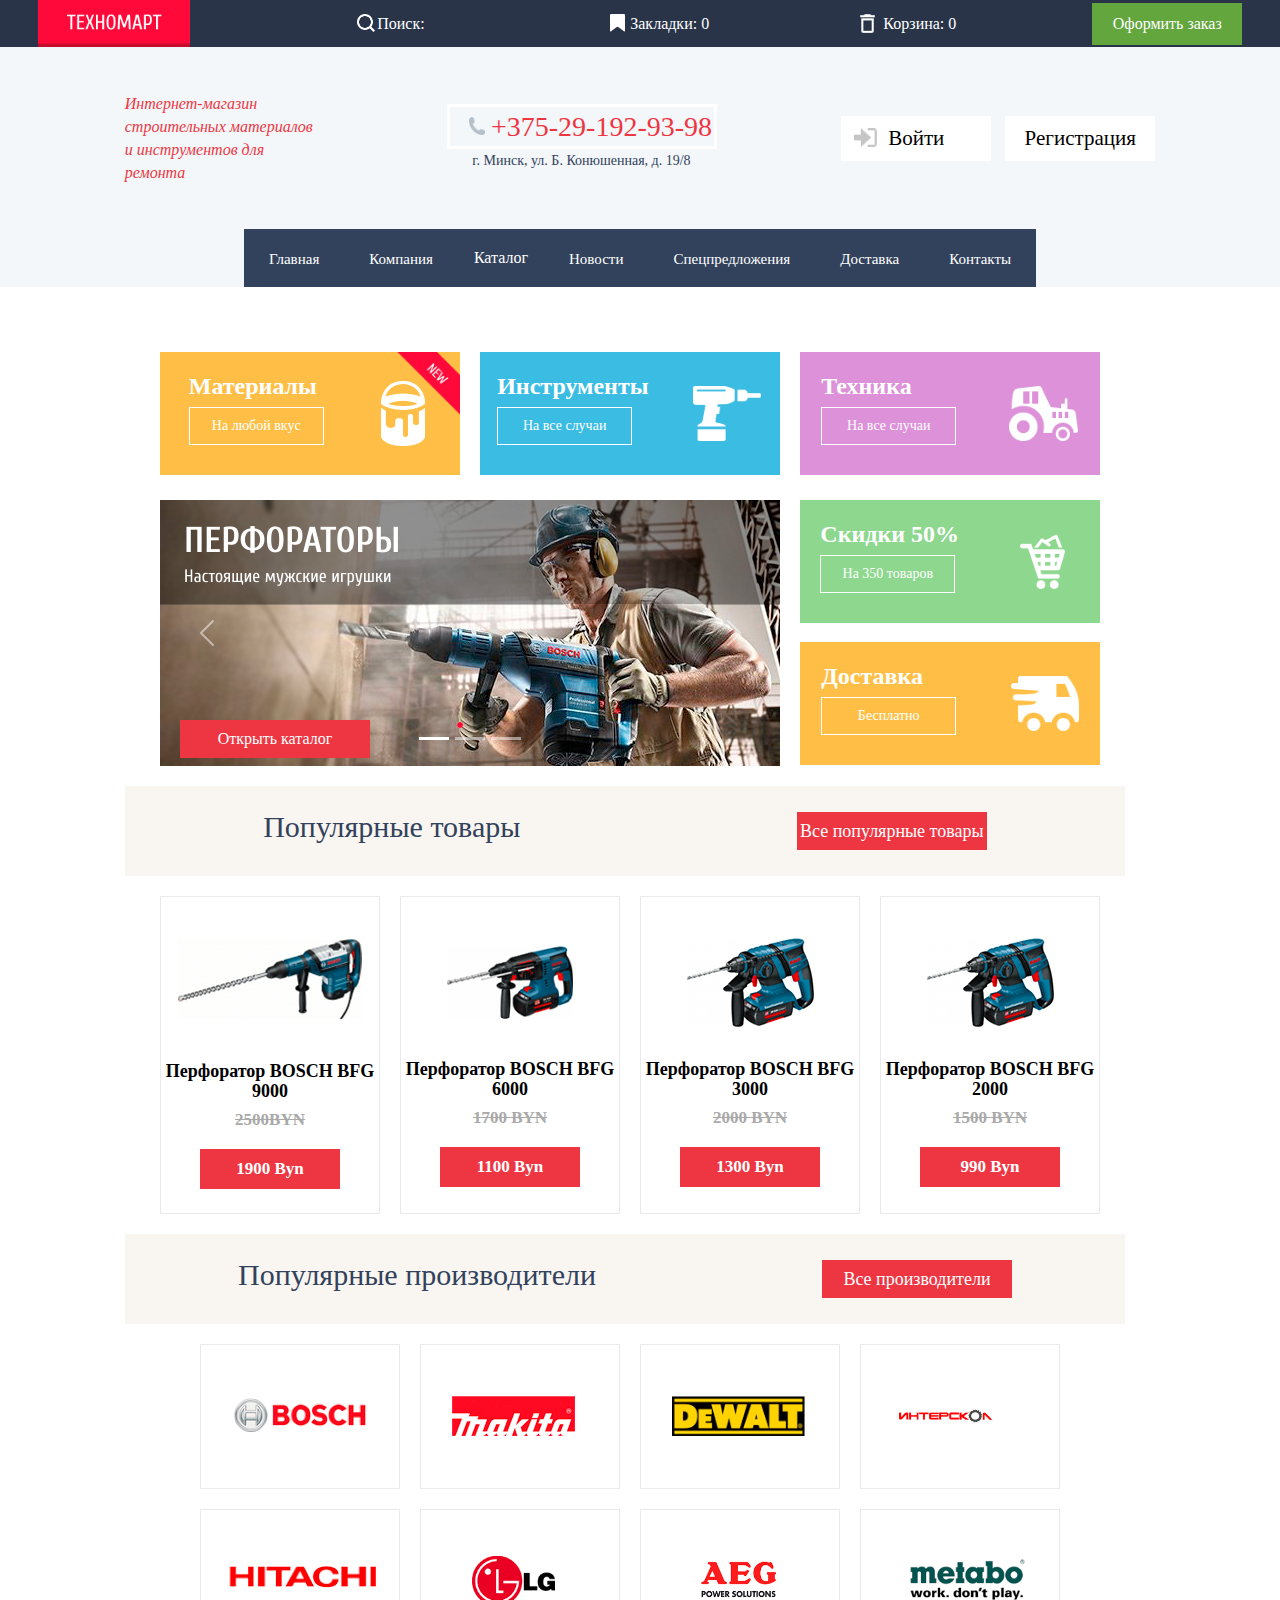
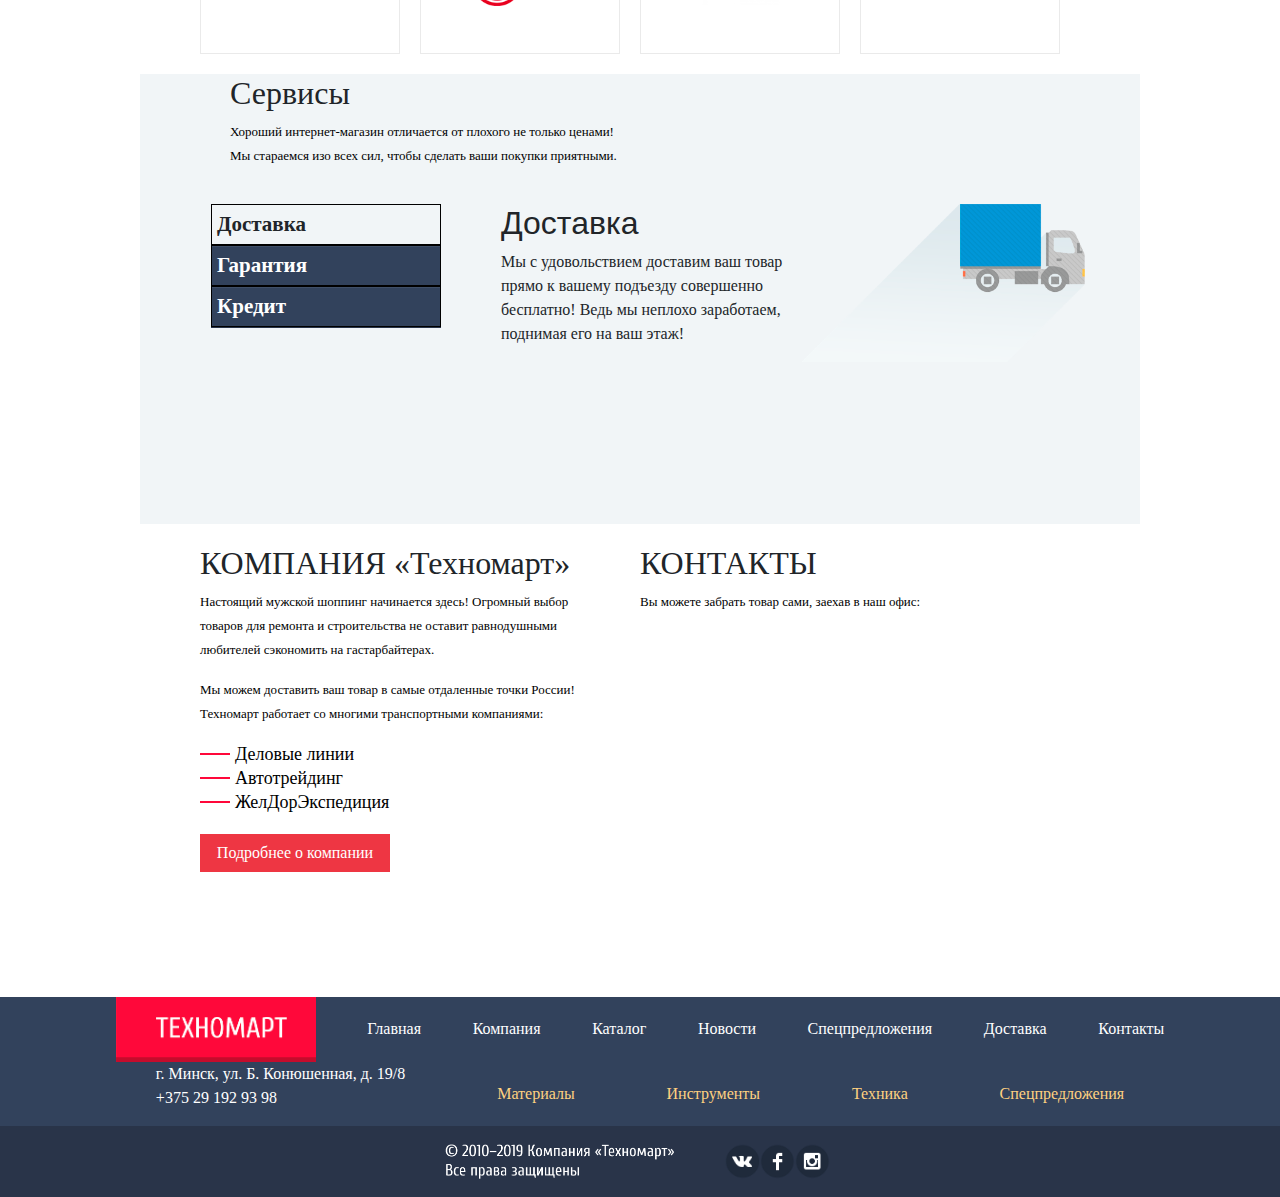
<file: project/home_page/index.html>
<!DOCTYPE html>
<html lang="en">
<head>
    <meta charset="UTF-8">
    <title>TechnoMart</title>
    <meta name="viewport" content="width=device-width, initial-scale=1">
    <link rel="stylesheet" href="../catalog/bootstrap-5.1.0-dist/css/bootstrap.css">
    <link rel="stylesheet" href="header.css">
    <link rel="stylesheet" href="container.css">
    <link rel="stylesheet" href="footer.css">
    <link rel="stylesheet" href="media.css">

</head>
<body>
<div class="wrapper">
    <div class="header">
        <div class="header__content">
            <div class="header__menu">
                <div class="header__logo"></div>
                <form action="#" method="get">
                    <label for="search"></label>
                    <input id="search" type="search" value="Поиск:">
                    <label for="bookmark"></label>
                    <input id="bookmark" type="search" value="Закладки: 0">
                    <label for="basket"></label>
                    <input id="basket" type="search" value="Корзина: 0">
                    <button id="order">Оформить заказ</button>
                </form>
            </div>
            <div class="row_my">
                <div class="header_content">Интернет-магазин строительных материалов
                    и инструментов для ремонта
                </div>
                <div style="position: relative;top: 13.5% ;">
                    <a href="#" class="header_phone"><h3 style="position: relative; right: -20px">+375-29-192-93-98</h3>
                    </a>
                    <span class="phone_address">г. Минск, ул. Б. Конюшенная, д. 19/8</span>
                </div>
                <form action="">
                    <input id="entrance" type="button" value="Войти">
                    <input id="registration" type="button" value="Регистрация">
                </form>

            </div>
            <div class="main">
                <div class="row_main">
                    <a href="" class="hover">Главная</a>
                    <a href="" class="hover">Компания</a>
                    <div class="dropdown">
                        <div class="dropbtn"><a href="../catalog/catalog.html">Каталог</a></div>
                        <div class="dropdown-content">
                            <div class="dropdown2">
                                <div class="dropbtn2"><a href="">Инструменты</a></div>
                                <div class="dropdown-content2">
                                    <a href="#">Перфораторы</a>
                                    <a href="#">Болгарки</a>
                                    <a href="#">Шуруповёрты</a>
                                </div>
                            </div>
                            <div class="dropdown2">
                                <button class="dropbtn2"><a href="">Материалы</a></button>
                                <div class="dropdown-content2">
                                    <a href="#">Лаки и краски</a>
                                    <a href="#">Дерево</a>
                                    <a href="#">Металл</a>
                                </div>
                            </div>
                            <div class="dropdown2">
                                <button class="dropbtn2"><a href="">Техника</a></button>
                                <div class="dropdown-content2">
                                    <a href="#">Трактора</a>
                                    <a href="#">Самосвалы</a>
                                    <a href="#">Грузовики</a>
                                </div>
                            </div>
                            <div class="dropdown2">
                                <button class="dropbtn2"><a href="">Достака</a></button>
                                <div class="dropdown-content2">
                                    <a href="#">По России</a>
                                    <a href="#">По Европе</a>
                                    <a href="#">В Азию</a>
                                </div>
                            </div>
                        </div>
                    </div>
                    <a href="" class="hover">Новости</a>
                    <a href="" class="hover">Спецпредложения</a>
                    <a href="" class="hover">Доставка</a>
                    <a href="" class="hover">Контакты</a>
                </div>
            </div>
        </div>
    </div>
    <div class="container">
        <div class="row_container">
            <div class="material box">
                <div class="column_box">
                    <p class="materials">Материалы</p>
                    <div class="page">
                        <a href="#" class="materials_page">На любой вкус</a>
                    </div>
                </div>
                <div class="material_pic"></div>
                <img src="assets/new.png" class="new" alt="pic"/>
            </div>
            <div class="tool box">
                <div class="column_box">
                    <p class="tools">Инструменты</p>
                    <div class="page">
                        <a href="#" class="tool_page">На все случаи</a>
                    </div>
                </div>
                <div class="drill_pic"></div>
            </div>
            <div class="technique box">
                <div class="column_box">
                    <p class="techniques">Техника</p>
                    <div class="page">
                        <a href="#" class="technique_page">На все случаи</a>
                    </div>
                </div>
                <div class="tractor_pic"></div>
            </div>
        </div>


        <div class="row_container_2">
            <div class="big_box">
                <div id="carouselExampleCaptions" class="carousel slide" data-bs-ride="carousel">
                    <div class="carousel-indicators">
                        <button type="button" data-bs-target="#carouselExampleCaptions" data-bs-slide-to="0"
                                class="active" aria-current="true" aria-label="Slide 1"></button>
                        <button type="button" data-bs-target="#carouselExampleCaptions" data-bs-slide-to="1"
                                aria-label="Slide 2"></button>
                        <button type="button" data-bs-target="#carouselExampleCaptions" data-bs-slide-to="2"
                                aria-label="Slide 3"></button>
                    </div>
                    <div class="carousel-inner">
                        <div class="carousel-item active">
                            <div class="carousel1 carousel"></div>
                            <div class="carousel-caption d-none d-md-block">
                            </div>
                        </div>
                        <div class="carousel-item">
                            <div class="carousel3 carousel"></div>
                            <div class="carousel-caption d-none d-md-block">
                            </div>
                        </div>
                        <div class="carousel-item">
                            <div class="carousel2 carousel"></div>
                            <div class="carousel-caption d-none d-md-block">
                            </div>
                        </div>
                    </div>
                    <button class="carousel-control-prev" type="button" data-bs-target="#carouselExampleCaptions"
                            data-bs-slide="prev">
                        <span class="carousel-control-prev-icon" aria-hidden="true"></span>
                        <span class="visually-hidden">Previous</span>
                    </button>
                    <button class="carousel-control-next" type="button" data-bs-target="#carouselExampleCaptions"
                            data-bs-slide="next">
                        <span class="carousel-control-next-icon" aria-hidden="true"></span>
                        <span class="visually-hidden">Next</span>
                    </button>
                </div>

                <a href="#" class="catalog_big_box">Открыть каталог</a>
            </div>
            <div class="column_box">
                <div class="discount box">
                    <div class="column_box">
                        <p class="discounts">Cкидки 50%</p>
                        <div class="page">
                            <a href="#" class="discount_page">На 350 товаров</a>
                        </div>
                    </div>
                    <div class="discounts_pic"></div>
                </div>
                <div class="delivery box">
                    <div class="column_box">
                        <p class="deliverys">Доставка</p>
                        <div class="page">
                            <a href="#" class="delivery_page">Бесплатно</a>
                        </div>
                    </div>
                    <div class="delivery_pic"></div>
                </div>
            </div>
        </div>
        <div class="row_container_3">
            <div class=" main container_3_content">
                <h3>Популярные товары</h3>
                <a href="" class="most_popular">Все популярные товары</a>
            </div>
        </div>
        <div class="row_container_2">
            <div class="box_container_2">
                <a href="#" class="product">
                    <img src="assets/bfg_9000.png" height="164" width="184" alt="pic"/>
                    <span class="BFG ">Перфоратор BOSCH BFG 9000</span>
                    <span class="old_price">2500Byn</span>
                    <span class="price">1900 Byn</span>
                </a>
            </div>
            <div class="box_container_2">
                <a href="#" class="product">
                    <div class="bfg6000"></div>
                    <span class="BFG">Перфоратор BOSCH BFG 6000</span>
                    <span class="old_price">1700 Byn</span>
                    <span class="price">1100 Byn</span>
                </a>
            </div>
            <div class="box_container_2">
                <a href="#" class="product">
                    <div class="bfg3000"></div>
                    <span class="BFG">Перфоратор BOSCH BFG 3000</span>
                    <span class="old_price">2000 Byn</span>
                    <span class="price">1300 Byn</span>
                </a>
            </div>
            <div class="box_container_2">
                <a href="#" class="product">
                    <div class="bfg2000"></div>
                    <span class="BFG">Перфоратор BOSCH BFG 2000</span>
                    <span class="old_price">1500 Byn</span>
                    <span class="price">990 Byn</span>
                </a>
            </div>
        </div>
        <div class="row_container_3">
            <div class=" main container_3_content">
                <h3>Популярные производители</h3>
                <a href="" class="most_popular">Все производители </a>
            </div>
        </div>
        <div class="row_container_2">
            <div class="box_product">
                <a href="" class="bosch"></a>
            </div>
            <div class="box_product">
                <a href="" class="makita"></a>
            </div>
            <div class="box_product">
                <a href="" class="dewalt"></a>
            </div>
            <div class="box_product">
                <a href="" class="interskol"></a>
            </div>
        </div>
        <div class="row_container_2">
            <div class="box_product">
                <a href="" class="hitachi"></a>
            </div>
            <div class="box_product">
                <a href="" class="LG"></a>
            </div>
            <div class="box_product">
                <a href="" class="aeg"></a>
            </div>
            <div class="box_product">
                <a href="" class="metabo"></a>
            </div>
        </div>
        <div class="row_container_2 ">
            <div class="service">
                <div class="column_container">
                    <h2>Сервисы</h2>
                    <p class="service_text">Хороший интернет-магазин отличается от плохого не только ценами!
                        Мы стараемся изо всех сил, чтобы сделать ваши покупки приятными.</p>
                </div>
                <div class="row_container_2">
                    <ul>
                        <li class="delivery_column">Доставка</li>
                        <li class="delivery_column column_shadow">Гарантия</li>
                        <li class="delivery_column column_shadow"> Кредит</li>
                    </ul>
                    <div class="delivery_text">
                        <h2 style="font-family: Curium,sans-serif;">Доставка</h2>
                        <p>Мы с удовольствием доставим ваш товар прямо к вашему подъезду совершенно бесплатно!
                            Ведь мы неплохо заработаем, поднимая его на ваш этаж!</p>
                    </div>
                    <div class="big_car"></div>
                </div>

            </div>
        </div>
        <div class="row_container_2">
            <div class="row_about">
                <div class="about">
                    <h2>КОМПАНИЯ «Техномарт»</h2>
                    <p>Настоящий мужской шоппинг начинается здесь!
                        Огромный выбор товаров для ремонта и строительства не оставит равнодушными любителей сэкономить
                        на
                        гастарбайтерах.
                    </p>
                    <p> Мы можем доставить ваш товар в самые отдаленные точки России!
                        Техномарт работает со многими транспортными компаниями:</p>
                    <a href="https://www.dellin.ru/" target="_blank" class="line">Деловые линии</a>
                    <a href="http://www.autotrading.ru/" target="_blank" class="line">Автотрейдинг</a>
                    <a href="https://www.jde.ru/" target="_blank" class="line">ЖелДорЭкспедиция</a>
                    <a href="" class="line_cum">Подробнее о компании</a>
                </div>
                <div class="about">
                    <h2>КОНТАКТЫ</h2>
                    <p>Вы можете забрать товар сами,
                        заехав в наш офис:</p>
                    <a href="">
                        <iframe src="https://www.google.com/maps/embed?pb=!1m18!1m12!1m3!1d817.6537626041732!2d27.680764933928586!3d53.88337541804602!2m3!1f0!2f0!3f0!3m2!1i1024!2i768!4f13.1!3m3!1m2!1s0x46dbcdc4d3f7e965%3A0xa8c6625e6bd5a8f2!2z0YPQuy4g0J3QtdGB0YLQtdGA0L7QstCwIDQ5LCDQnNC40L3RgdC6!5e0!3m2!1sru!2sby!4v1630234965084!5m2!1sru!2sby"
                                width="400" height="300" style="border:0;" allowfullscreen="" loading="lazy"></iframe>
                    </a>
                </div>
            </div>
        </div>
    </div>
    <div class="footer">
        <div class="footer_column">
            <div class="footer_row">
                <div class="footer_main">
                    <div class="logo"></div>
                    <a href="" class="footer_main_a">Главная</a>
                    <a href="" class="footer_main_a">Компания</a>
                    <a href="" class="footer_main_a">Каталог</a>
                    <a href="" class="footer_main_a">Новости</a>
                    <a href="" class="footer_main_a">Спецпредложения</a>
                    <a href="" class="footer_main_a">Доставка</a>
                    <a href="" class="footer_main_a">Контакты</a>
                </div>
            </div>
            <div class="footer_row">
                <div class="footer_main">
                    <p style="color: white">г. Минск, ул. Б. Конюшенная, д. 19/8 <br>
                        +375 29 192 93 98</p>
                    <a href="" class="footer_a">Материалы</a>
                    <a href="" class="footer_a">Инструменты</a>
                    <a href="" class="footer_a">Техника</a>
                    <a href="" class="footer_a">Спецпредложения</a>
                </div>
            </div>
            <div class="footer_row_2">
                <div class="img_1"></div>
                <div class="footer_icon">
                    <div class="vk"></div>
                    <div class="fc"></div>
                    <div class="instagramm"></div>
                </div>
            </div>
        </div>
    </div>
</div>
<script src="../catalog/bootstrap-5.1.0-dist/js/bootstrap.js"></script>
<script>
</script>
</body>
</html>
</file>
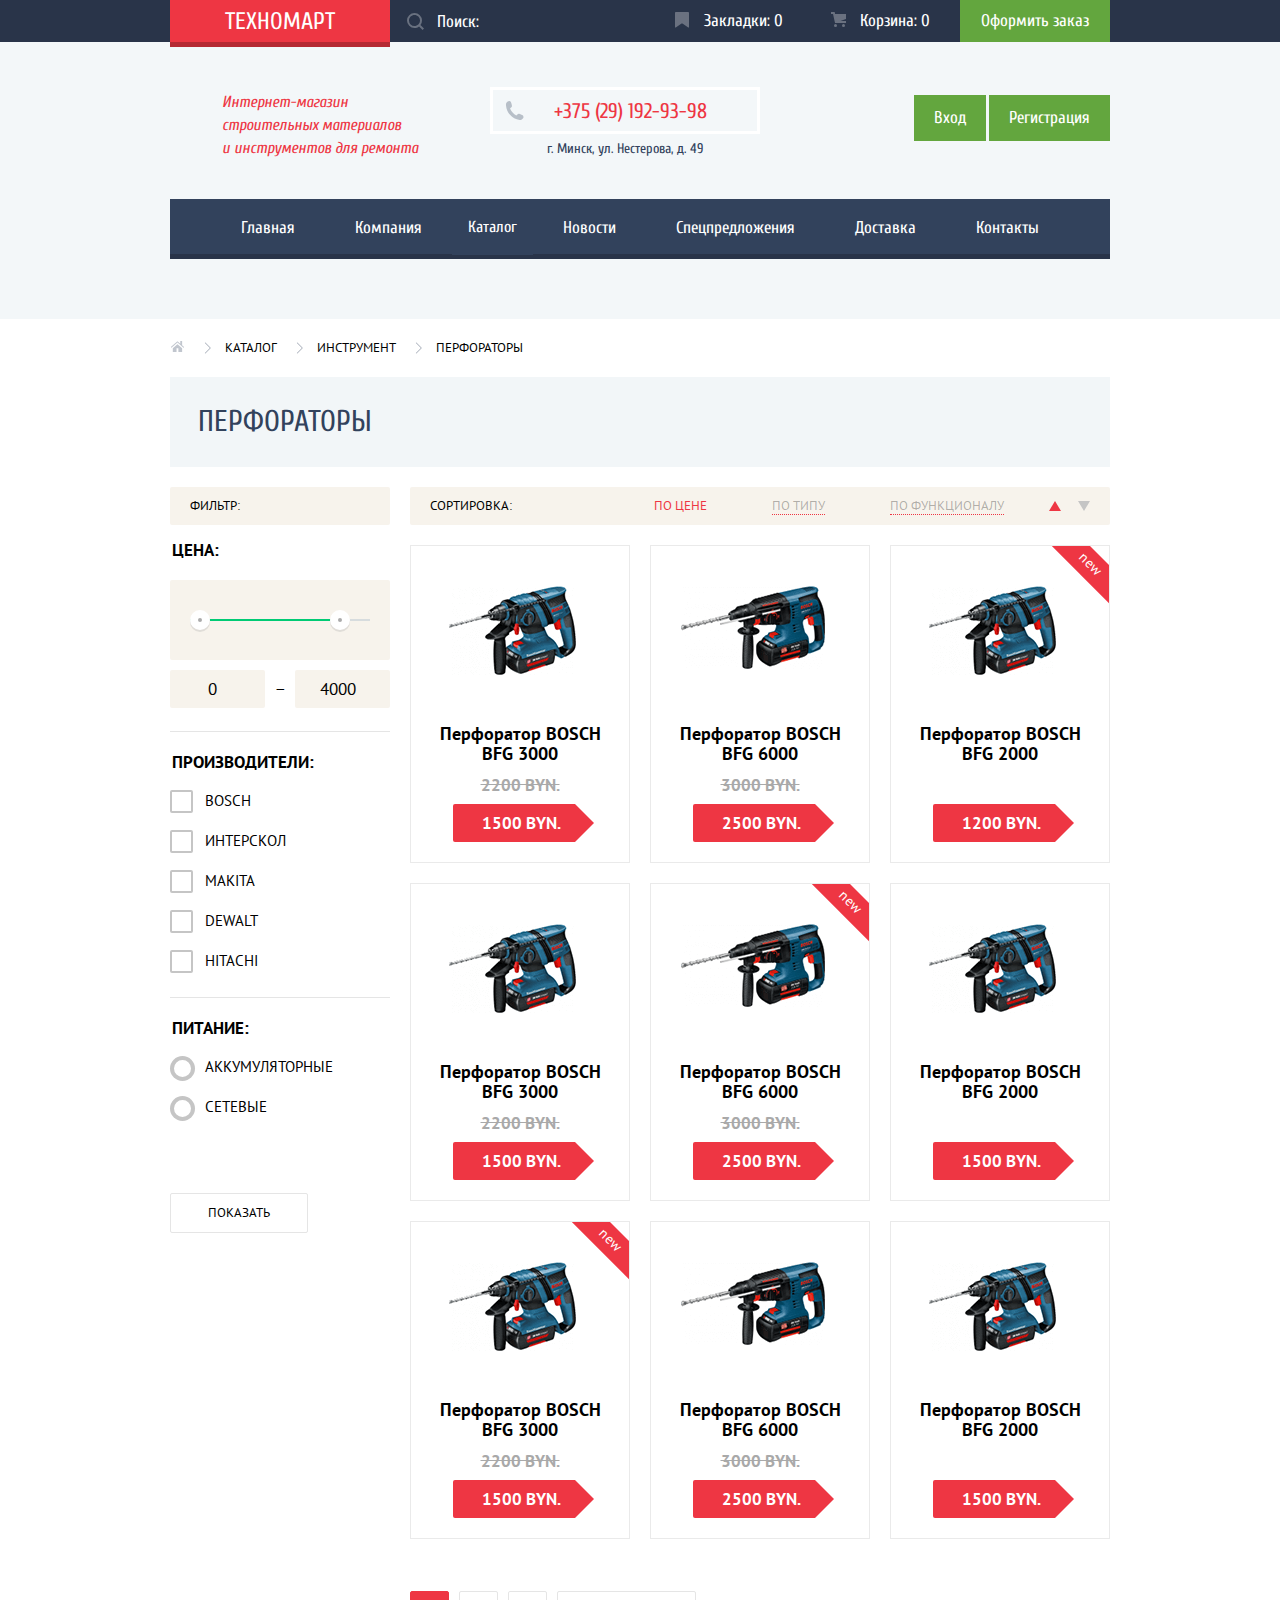
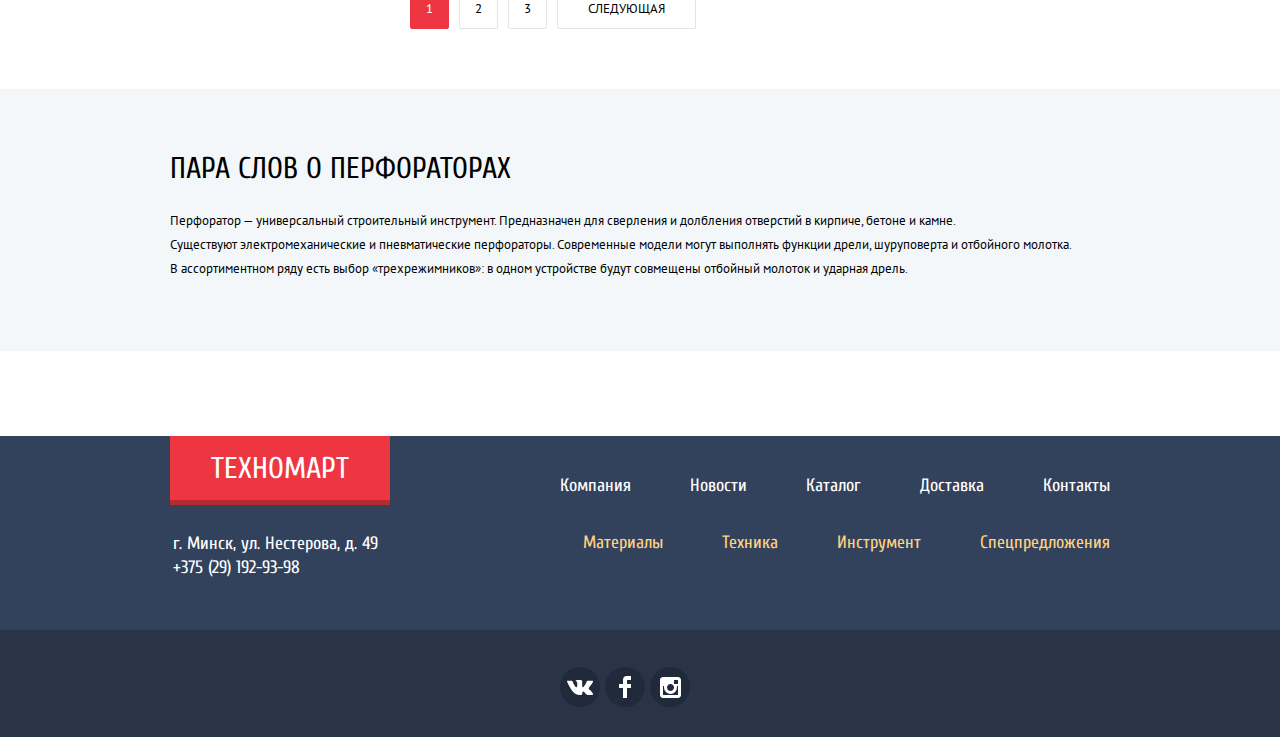
<file: project/catalog-perforator.html>
<!DOCTYPE html>
<html lang="ru">
  <head>
    <meta charset="utf-8">
    <title>Перфораторы - интернет-магазин «Техномарт»</title>
    <link rel="stylesheet" href="https://necolas.github.io/normalize.css/latest/normalize.css">
    <link href="https://fonts.googleapis.com/css?family=Cuprum:400,400i,700%7CPT+Sans:400,700&amp;subset=cyrillic" rel="stylesheet">
    <link rel="stylesheet" href="css/style.min.css">
  </head>
  <body>
    <a class="skip-header hidden" href="#start-of-main">Перейти к основному содержанию</a>

<!-- ===== HEADER =============================== -->

    <header class="page-header">

      <div class="page-header__top-wrap">
        <div class="page-header__top page-container">
          <a class="logo logo--index btn-red">Техномарт</a>
          <form class="search-form" method="get">
            <label class="search-form__label">
              <span class="hidden">Поиск:</span>
              <input class="search-form__input input-reset" type="search" name="search" placeholder="Поиск:">
            </label>
            <button class="hidden" type="submit">Найти</button>
          </form>
          <ul class="user-tools">
            <li class="user-tools__item">
              <a class="user-tools__link user-tools__link--icon user-tools__link--bookmarks" href="#">Закладки:
                0</a>
            </li>
            <li class="user-tools__item">
              <a class="user-tools__link user-tools__link--icon user-tools__link--cart" href="#">Корзина: 0</a>
            </li>
            <li class="user-tools__item">
              <a class="user-tools__link user-tools__link--order" href="#">Оформить заказ</a>
            </li>
          </ul>
        </div>
      </div>

      <div class="page-header__desc page-container">
        <p class="shop-description">
          Интернет-магазин строительных материалов и&nbsp;инструментов для ремонта
        </p>
        <address class="address-header">
          <a class="address-header__link-tel" href="tel:+375291929398" aria-label="Наш телефон">+375 (29)
            192-93-98</a>
          г. Минск, ул. Нестерова, д. 49
        </address>
        <div>
          <button onclick="document.getElementById('id01').style.display='block'" class="login"
                  style="width:auto;    font: 17px/18px Cuprum, Tahoma, sans-serif; ">Вход
          </button>
          <div id="id01" class="modal">
            <form class="modal-content animate">
              <div class="imgcontainer">
                            <span onclick="document.getElementById('id01').style.display='none'" class="close"
                                  title="Close Modal">×</span>
                <img src="../project/img/avatar.png" alt="Avatar" class="avatar">
              </div>

              <div class="container">
                <label for="uname"><b>Логин</b></label>
                <input id="uname" type="text" placeholder="Введите логин" name="uname" required>

                <label for="psw"><b>Пароль</b></label>
                <input id="psw" type="password" placeholder="Введите пароль" name="psw" required>

                <button type="submit" class="login">Вход</button>
                <label>
                  <input type="checkbox" checked="checked" name="remember"> Запомнить меня
                </label>
              </div>

              <div class="container" style="background-color:#f1f1f1">
                <button type="button" onclick="document.getElementById('id01').style.display='none'"
                        class="cancelbtn">Отмена
                </button>
                <span class="psw">Забыли <a href="#">пароль?</a></span>
              </div>
            </form>
          </div>
          <button onclick="document.getElementById('id02').style.display='block'" class="login"
                  style="width:auto;    font: 17px/18px Cuprum, Tahoma, sans-serif; ">Регистрация
          </button>
          <div id="id02" class="modal">
            <form class="modal-content animate">
              <div class="container">
                <label for="email"><b>Email</b></label>
                <input id="email" type="text" placeholder="Введите Email" name="email" required>

                <label for="psw2"><b>Пароль</b></label>
                <input id="psw2" type="password" placeholder="Введите Пароль" name="psw" required>

                <label for="psw-repeat"><b>Повторите Пароль</b></label>
                <input id="psw-repeat" type="password" placeholder="Повторите Пароль" name="psw-repeat"
                       required>
                <button type="submit" class="login">Зарегистрировать</button>
              </div>
              <div class="container" style="background-color:#f1f1f1">
                <button type="button" onclick="document.getElementById('id02').style.display='none'"
                        class="cancelbtn">Отмена
                </button>
              </div>
            </form>
          </div>
        </div>
      </div>

      <nav class="site-nav page-container">
        <ul class="site-nav__list">
          <li class="site-nav__item" aria-current="page">
            <a class="site-nav__link" href="../index.html">Главная</a>
          </li>
          <li class="site-nav__item">
            <a class="site-nav__link" href="company.html">Компания</a>
          </li>
          <li class="site-nav__item">
            <div class="dropdown">
              <div class="dropbtn"><a href="catalog-perforator.html" style="color: white">Каталог</a></div>
              <div class="dropdown-content">
                <div class="dropdown2">
                  <div class="dropbtn2"><a href="catalog-perforator.html">Инструменты</a></div>
                  <div class="dropdown-content2">
                    <a href="catalog-perforator.html">Перфораторы</a>
                    <a href=>Болгарки</a>
                    <a href=>Шуруповёрты</a>
                  </div>
                </div>
                <div class="dropdown2">
                  <button class="dropbtn2"><a href="">Материалы</a></button>
                  <div class="dropdown-content2">
                    <a href="#">Лаки и краски</a>
                    <a href="#">Дерево</a>
                    <a href="#">Металл</a>
                  </div>
                </div>
                <div class="dropdown2">
                  <button class="dropbtn2"><a href="">Техника</a></button>
                  <div class="dropdown-content2">
                    <a href="#">Трактора</a>
                    <a href="#">Самосвалы</a>
                    <a href="#">Грузовики</a>
                  </div>
                </div>
                <div class="dropdown2">
                  <button class="dropbtn2"><a href="">Доставка</a></button>
                  <div class="dropdown-content2">
                    <a href="#">По России</a>
                    <a href="#">По Европе</a>
                    <a href="#">В Азию</a>
                  </div>
                </div>
              </div>
            </div>
          </li>
          <li class="site-nav__item">
            <a class="site-nav__link" href="#">Новости</a>
          </li>
          <li class="site-nav__item">
            <a class="site-nav__link" href="#">Спецпредложения</a>
          </li>
          <li class="site-nav__item">
            <a class="site-nav__link" href="#">Доставка</a>
          </li>
          <li class="site-nav__item">
            <a class="site-nav__link" href="#">Контакты</a>
          </li>
        </ul>
      </nav>

    </header>


<!-- ===== CONTENT ============================== -->

    <main class="page-main" id="start-of-main">

      <div class="page-container">

        <ol class="breadcrumbs">
          <li class="breadcrumbs__item">
            <a class="breadcrumbs__link breadcrumbs__link--home" href="../index.html">
              <span class="hidden">Главная</span>
              <img class="breadcrumbs__icon-home" src="img/svg/icon-home.svg" width="14" height="12" alt="Главная">
            </a>
          </li>
          <li class="breadcrumbs__item">
            <a class="breadcrumbs__link" href="#">Каталог</a>
          </li>
          <li class="breadcrumbs__item">
            <a class="breadcrumbs__link" href="#">Инструмент</a>
          </li>
          <li class="breadcrumbs__item" aria-current="page">Перфораторы</li>
        </ol>

        <h1 class="page-main__title">Перфораторы</h1>

        <div class="page-main__columns">

          <section class="filter">
            <h2 class="filter__title">Фильтр:</h2>
            <form class="filter__form" method="get">
              <fieldset class="filter__group">
                <legend class="filter__group-title">Цена:</legend>
                <div class="filter-slider">
                  <div class="filter-slider__range">
                    <label class="filter-slider__item filter-slider__item-min" for="filter-min-price"><span class="hidden">минимальная:</span></label>
                    <div class="filter-slider__bar"></div>
                    <label class="filter-slider__item filter-slider__item--max" for="filter-max-price"><span class="hidden">максимальная:</span></label>
                  </div>
                </div>
                <div class="filter__price-value">
                  <input class="filter__price-input input-reset" id="filter-min-price" type="number" name="price-min" min="0" max="40000" step="500" value="0">
                  &mdash;
                  <input class="filter__price-input input-reset" id="filter-max-price" type="number" name="price-max" min="0" max="40000" step="500" value="4000">
                </div>
              </fieldset>
              <fieldset class="filter__group">
                <legend class="filter__group-title">Производители:</legend>
                <ul class="filter__list">
                  <li class="filter__item">
                    <label class="filter__label">
                      <input class="filter__checkbox hidden" type="checkbox" name="bosch">
                      <span class="filter__checkbox-name">Bosch</span>
                    </label>
                  </li>
                  <li class="filter__item">
                    <label class="filter__label">
                      <input class="filter__checkbox hidden" type="checkbox" name="interskol">
                      <span class="filter__checkbox-name">Интерскол</span>
                    </label>
                  </li>
                  <li class="filter__item">
                    <label class="filter__label">
                      <input class="filter__checkbox hidden" type="checkbox" name="makita">
                      <span class="filter__checkbox-name">Makita</span>
                    </label>
                  </li>
                  <li class="filter__item">
                    <label class="filter__label">
                      <input class="filter__checkbox hidden" type="checkbox" name="dewalt">
                      <span class="filter__checkbox-name">Dewalt</span>
                    </label>
                  </li>
                  <li class="filter__item">
                    <label class="filter__label">
                      <input class="filter__checkbox hidden" type="checkbox" name="hitachi">
                      <span class="filter__checkbox-name">Hitachi</span>
                    </label>
                  </li>
                </ul>
              </fieldset>
              <fieldset class="filter__group">
                <legend class="filter__group-title">Питание:</legend>
                <ul class="filter__list">
                  <li class="filter__item">
                    <label class="filter__label">
                      <input class="filter__radio hidden" type="radio" name="power" value="battery">
                      <span class="filter__radio-name">аккумуляторные</span>
                    </label>
                  </li>
                  <li class="filter__item">
                    <label class="filter__label">
                      <input class="filter__radio hidden" type="radio" name="power" value="mains">
                      <span class="filter__radio-name">сетевые</span>
                    </label>
                  </li>
                </ul>
              </fieldset>
              <button class="filter__send btn-reset" type="submit">Показать</button>
            </form>
          </section>

          <section class="catalog catalog--full">
            <h2 class="hidden">Каталог товаров</h2>

            <section class="sort">
              <h3 class="sort__title">Сортировка:</h3>
              <ul class="sort__list sort__list--by-type">
                <li class="sort__item">
                  <button class="sort__action sort__action--active btn-reset" type="button">по цене</button>
                </li>
                <li class="sort__item">
                  <button class="sort__action btn-reset" type="button">по типу</button>
                </li>
                <li class="sort__item">
                  <button class="sort__action btn-reset" type="button">по функционалу</button>
                </li>
              </ul>
              <ul class="sort__list sort__list--by-order">
                <li class="sort__item">
                  <button class="sort__action sort__icon sort__icon--up sort__icon--active btn-reset" type="button">
                    <span class="hidden">по возрастанию</span>
                  </button>
                </li>
                <li class="sort__item sort__item--icon">
                  <button class="sort__action sort__icon sort__icon--down btn-reset" type="button">
                    <span class="hidden">по убыванию</span>
                  </button>
                </li>
              </ul>
            </section>

            <ul class="catalog__list">
              <li class="catalog__item product">
                <a class="product__link" href="#">
                  <h3 class="product__title">
                    <span class="product__category">Перфоратор BOSCH</span>
                    <span class="product__model">BFG 3000</span>
                  </h3>
                  <p class="product__img">
                    <img src="img/perf-bfg-3000_2000.png" width="127" height="89" alt="Перфоратор BOSCH BFG 3000">
                  </p>
                </a>
                <p class="product__action">
                  <a class="product__btn product__btn--add-cart" href="#">Купить</a>
                  <a class="product__btn product__btn--add-bookmark" href="#">В закладки</a>
                </p>
                <s class="product__price product__price--old">2200 BYN.</s>
                <span class="product__price product__price--actual">1500 BYN.</span>
              </li>
              <li class="catalog__item product">
                <a class="product__link" href="#">
                  <h3 class="product__title">
                    <span class="product__category">Перфоратор BOSCH</span>
                    <span class="product__model">BFG 6000</span>
                  </h3>
                  <p class="product__img">
                    <img src="img/perf-bfg-6000.png" width="144" height="83" alt="Перфоратор BOSCH BFG 6000">
                  </p>
                </a>
                <p class="product__action">
                  <a class="product__btn product__btn--add-cart" href="#">Купить</a>
                  <a class="product__btn product__btn--add-bookmark" href="#">В закладки</a>
                </p>
                <s class="product__price product__price--old">3000 byn.</s>
                <span class="product__price product__price--actual">2500 byn.</span>
              </li>
              <li class="catalog__item product tag-new">
                <a class="product__link" href="#">
                  <h3 class="product__title">
                    <span class="product__category">Перфоратор BOSCH</span>
                    <span class="product__model">BFG 2000</span>
                  </h3>
                  <p class="product__img">
                    <img src="img/perf-bfg-3000_2000.png" width="127" height="89" alt="Перфоратор BOSCH BFG 2000">
                  </p>
                </a>
                <p class="product__action">
                  <a class="product__btn product__btn--add-cart" href="#">Купить</a>
                  <a class="product__btn product__btn--add-bookmark" href="#">В закладки</a>
                </p>
                <span class="product__price product__price--actual">1200 byn.</span>
              </li>

              <li class="catalog__item product">
                <a class="product__link" href="#">
                  <h3 class="product__title">
                    <span class="product__category">Перфоратор BOSCH</span>
                    <span class="product__model">BFG 3000</span>
                  </h3>
                  <p class="product__img">
                    <img src="img/perf-bfg-3000_2000.png" width="127" height="89" alt="Перфоратор BOSCH BFG 3000">
                  </p>
                </a>
                <p class="product__action">
                  <a class="product__btn product__btn--add-cart" href="#">Купить</a>
                  <a class="product__btn product__btn--add-bookmark" href="#">В закладки</a>
                </p>
                <s class="product__price product__price--old">2200 byn.</s>
                <span class="product__price product__price--actual">1500 byn.</span>
              </li>
              <li class="catalog__item product tag-new">
                <a class="product__link" href="#">
                  <h3 class="product__title">
                    <span class="product__category">Перфоратор BOSCH</span>
                    <span class="product__model">BFG 6000</span>
                  </h3>
                  <p class="product__img">
                    <img src="img/perf-bfg-6000.png" width="144" height="83" alt="Перфоратор BOSCH BFG 6000">
                  </p>
                </a>
                <p class="product__action">
                  <a class="product__btn product__btn--add-cart" href="#">Купить</a>
                  <a class="product__btn product__btn--add-bookmark" href="#">В закладки</a>
                </p>
                <s class="product__price product__price--old">3000 byn.</s>
                <span class="product__price product__price--actual">2500 byn.</span>
              </li>
              <li class="catalog__item product">
                <a class="product__link" href="#">
                  <h3 class="product__title">
                    <span class="product__category">Перфоратор BOSCH</span>
                    <span class="product__model">BFG 2000</span>
                  </h3>
                  <p class="product__img">
                    <img src="img/perf-bfg-3000_2000.png" width="127" height="89" alt="Перфоратор BOSCH BFG 2000">
                  </p>
                </a>
                <p class="product__action">
                  <a class="product__btn product__btn--add-cart" href="#">Купить</a>
                  <a class="product__btn product__btn--add-bookmark" href="#">В закладки</a>
                </p>
                <span class="product__price product__price--actual">1500 byn.</span>
              </li>

              <li class="catalog__item product tag-new">
                <a class="product__link" href="#">
                  <h3 class="product__title">
                    <span class="product__category">Перфоратор BOSCH</span>
                    <span class="product__model">BFG 3000</span>
                  </h3>
                  <p class="product__img">
                    <img src="img/perf-bfg-3000_2000.png" width="127" height="89" alt="Перфоратор BOSCH BFG 3000">
                  </p>
                </a>
                <p class="product__action">
                  <a class="product__btn product__btn--add-cart" href="#">Купить</a>
                  <a class="product__btn product__btn--add-bookmark" href="#">В закладки</a>
                </p>
                <s class="product__price product__price--old">2200 byn.</s>
                <span class="product__price product__price--actual">1500 byn.</span>
              </li>
              <li class="catalog__item product">
                <a class="product__link" href="#">
                  <h3 class="product__title">
                    <span class="product__category">Перфоратор BOSCH</span>
                    <span class="product__model">BFG 6000</span>
                  </h3>
                  <p class="product__img">
                    <img src="img/perf-bfg-6000.png" width="144" height="83" alt="Перфоратор BOSCH BFG 6000">
                  </p>
                </a>
                <p class="product__action">
                  <a class="product__btn product__btn--add-cart" href="#">Купить</a>
                  <a class="product__btn product__btn--add-bookmark" href="#">В закладки</a>
                </p>
                <s class="product__price product__price--old">3000 byn.</s>
                <span class="product__price product__price--actual">2500 byn.</span>
              </li>
              <li class="catalog__item product">
                <a class="product__link" href="#">
                  <h3 class="product__title">
                    <span class="product__category">Перфоратор BOSCH</span>
                    <span class="product__model">BFG 2000</span>
                  </h3>
                  <p class="product__img">
                    <img src="img/perf-bfg-3000_2000.png" width="127" height="89" alt="Перфоратор BOSCH BFG 2000">
                  </p>
                </a>
                <p class="product__action">
                  <a class="product__btn product__btn--add-cart" href="#">Купить</a>
                  <a class="product__btn product__btn--add-bookmark" href="#">В закладки</a>
                </p>
                <span class="product__price product__price--actual">1500 byn.</span>
              </li>
            </ul>

            <ul class="pagination">
              <li class="pagination__item">
                <a class="pagination__link pagination__link--active">1</a>
              </li>
              <li class="pagination__item">
                <a class="pagination__link" href="#">2</a>
              </li>
              <li class="pagination__item">
                <a class="pagination__link" href="#">3</a>
              </li>
              <li class="pagination__item">
                <a class="pagination__link pagination__link--next" href="#">Следующая</a>
              </li>
            </ul>

          </section>

        </div>

      </div>

      <div class="about-tool-wrap">
        <section class="about-tool page-container">
          <h2 class="about-tool__title">Пара слов о перфораторах</h2>
          <p class="about-tool__text">
            Перфоратор — универсальный строительный инструмент. Предназначен для сверления и долбления отверстий в кирпиче, бетоне и камне.<br>
            Существуют электромеханические и пневматические перфораторы. Современные модели могут выполнять функции дрели, шуруповерта и отбойного молотка. В&nbsp;ассортиментном ряду есть выбор «трехрежимников»: в одном устройстве будут совмещены отбойный молоток и ударная дрель.
          </p>
        </section>
      </div>

    </main>


<!-- ===== FOOTER =============================== -->

    <footer class="page-footer page-footer--index">

      <div class="page-footer__main page-container">
        <div class="page-footer__main-column">
          <a class="logo logo--index logo--wide btn-red">Техномарт</a>
          <address class="address-footer">
            г. Минск, ул. Нестерова, д. 49 <br>
            +375&nbsp;(29)&nbsp;192-93-98
          </address>
        </div>
        <nav class="site-nav-footer">
          <ul class="site-nav-footer__list">
            <li class="site-nav-footer__item">
              <a class="site-nav-footer__link" href="#">Компания</a>
            </li>
            <li class="site-nav-footer__item">
              <a class="site-nav-footer__link" href="#">Новости</a>
            </li>
            <li class="site-nav-footer__item">
              <a class="site-nav-footer__link" href="catalog-perforator.html">Каталог</a>
            </li>
            <li class="site-nav-footer__item">
              <a class="site-nav-footer__link" href="#">Доставка</a>
            </li>
            <li class="site-nav-footer__item">
              <a class="site-nav-footer__link" href="#">Контакты</a>
            </li>
          </ul>
          <ul class="site-nav-add__list">
            <li class="site-nav-add__item">
              <a class="site-nav-add__link" href="#">Материалы</a>
            </li>
            <li class="site-nav-add__item">
              <a class="site-nav-add__link" href="#">Техника</a>
            </li>
            <li class="site-nav-add__item">
              <a class="site-nav-add__link" href="#">Инструмент</a>
            </li>
            <li class="site-nav-add__item">
              <a class="site-nav-add__link" href="#">Спецпредложения</a>
            </li>
          </ul>
        </nav>
      </div>

      <div class="page-footer__add-wrap">
        <div class="page-footer__add page-container">
          <p class="copyright" style="visibility: hidden">
            &copy; 2010&ndash;2017 Компания &laquo;Техномарт&raquo;
            Все права защищены
          </p>
          <ul class="social">
            <li class="social__item">
              <a class="social__link social__link--vk" href="#">
                <span class="hidden">Мы во Вконтакте</span>
              </a>
            </li>
            <li class="social__item">
              <a class="social__link social__link--fb" href="#">
                <span class="hidden">Мы в Фейсбуке</span>
              </a>
            </li>
            <li class="social__item">
              <a class="social__link social__link--insta" href="#">
                <span class="hidden">Мы в Инстраграме</span>
              </a>
            </li>
          </ul>
        </div>
      </div>

    </footer>



    <div class="popup message">
      <h2 class="hidden">Сообщение покупателю</h2>
      <p class="message__text">Товар добавлен в корзину!</p>
      <div class="popup__footer message__footer">
        <a class="message__btn message__btn--order btn-red" href="#">Оформить заказ</a>
        <button class="message__btn message__btn--close btn-red btn-reset" type="button">Продолжить покупки</button>
      </div>
      <button class="popup__close btn-reset" type="button">
        <span class="hidden">Закрыть окно</span>
      </button>
    </div>


  <script src="js/popup.min.js"></script>
  </body>
</html>
</file>
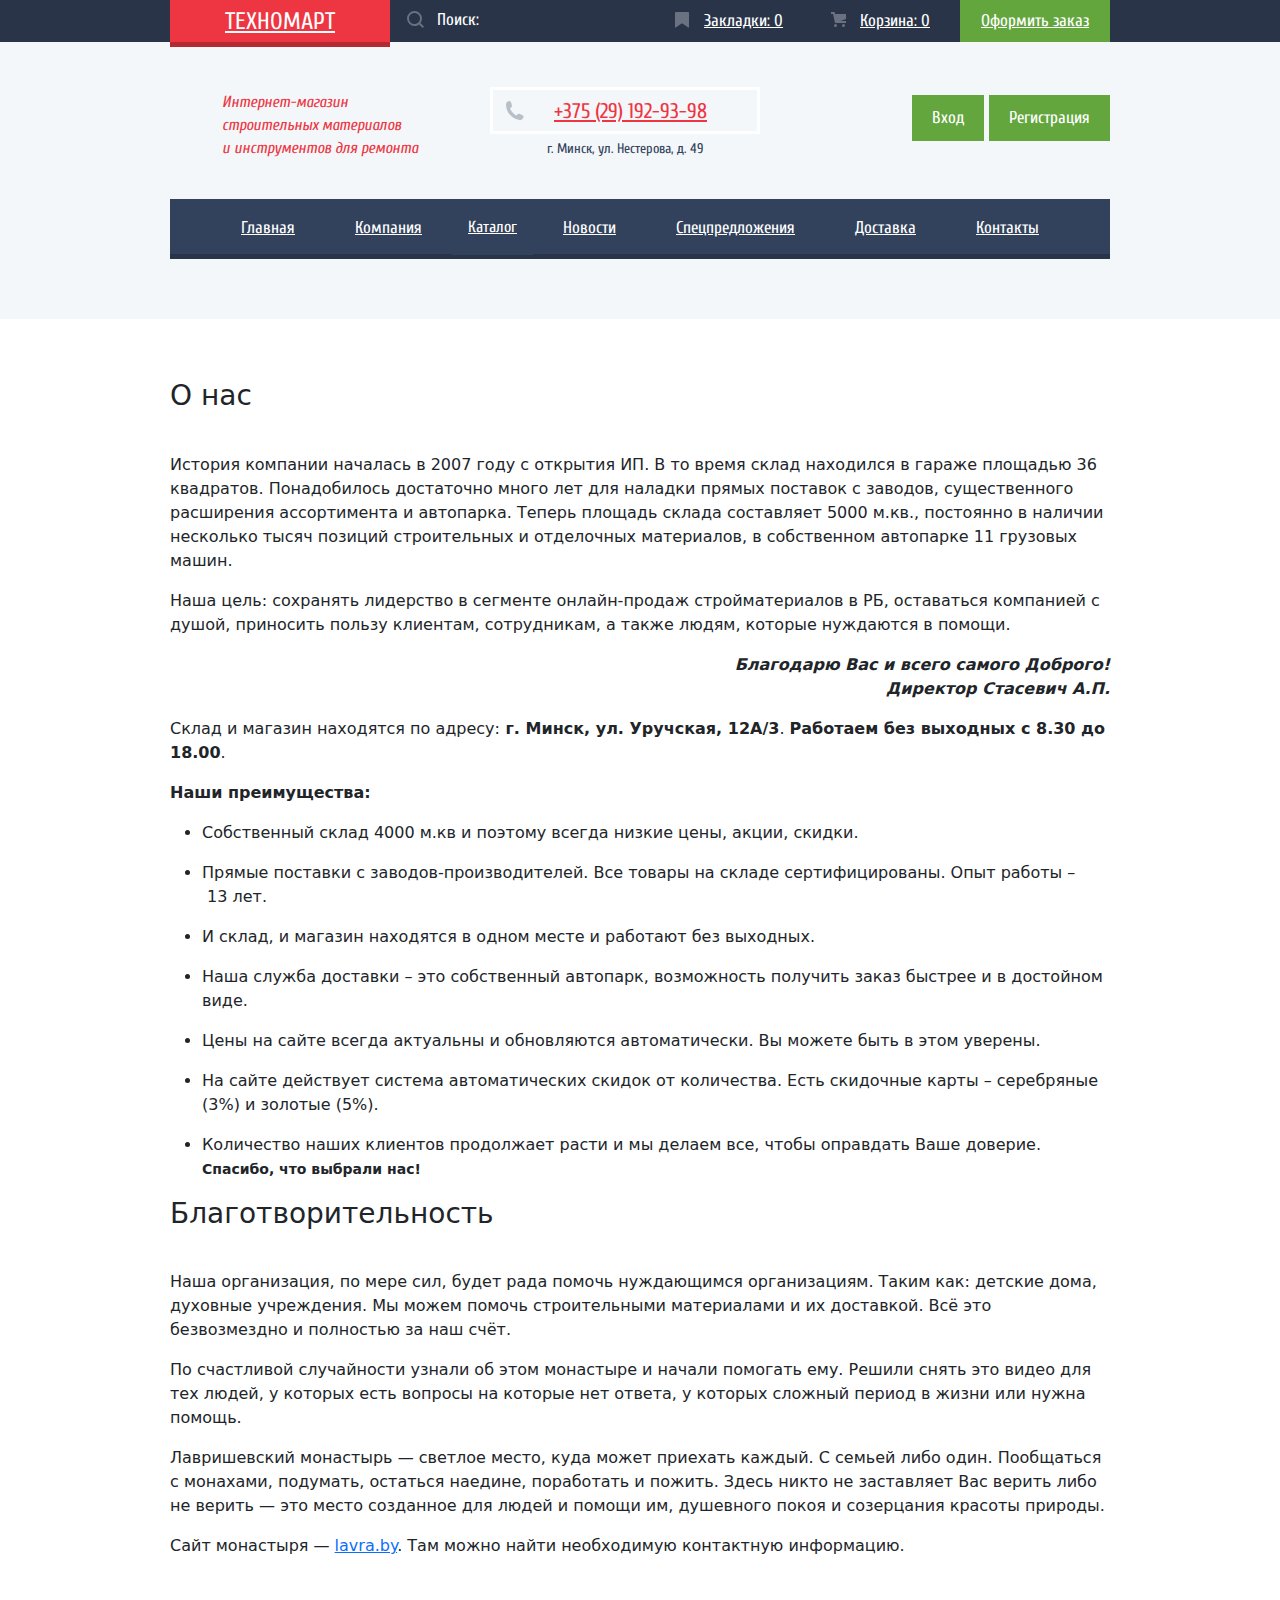
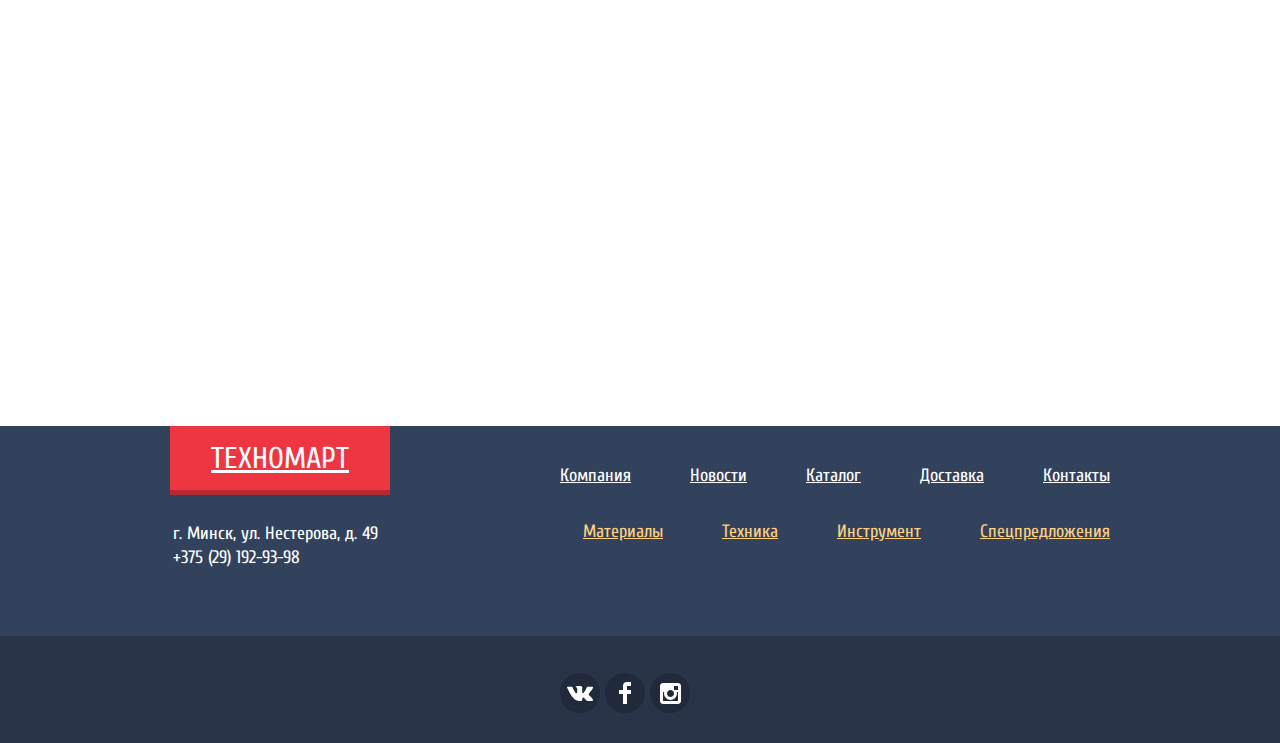
<file: project/company.html>
<!DOCTYPE html>
<html lang="en">
<head>
    <meta charset="UTF-8">
    <title>Title</title>
    <title>Интернет-магазин «Техномарт»</title>
    <link href="https://cdn.jsdelivr.net/npm/bootstrap@5.1.1/dist/css/bootstrap.min.css" rel="stylesheet"
          integrity="sha384-F3w7mX95PdgyTmZZMECAngseQB83DfGTowi0iMjiWaeVhAn4FJkqJByhZMI3AhiU" crossorigin="anonymous">
    <link href="https://fonts.googleapis.com/css?family=Cuprum:400,400i,700%7CPT+Sans:400,700&amp;subset=cyrillic"
          rel="stylesheet">
    <link rel="stylesheet" href="css/style.min.css">
    <link rel="stylesheet" href="catalog/bootstrap-5.1.0-dist/css/bootstrap.css">
</head>
<body>
<a class="skip-header hidden" href="#start-of-main">Перейти к основному содержанию</a>
<header class="page-header">

    <div class="page-header__top-wrap">
        <div class="page-header__top page-container">
            <a class="logo logo--index btn-red">Техномарт</a>
            <form class="search-form" method="get">
                <label class="search-form__label">
                    <span class="hidden">Поиск:</span>
                    <input class="search-form__input input-reset" type="search" name="search" placeholder="Поиск:">
                </label>
                <button class="hidden" type="submit">Найти</button>
            </form>
            <ul class="user-tools">
                <li class="user-tools__item">
                    <a class="user-tools__link user-tools__link--icon user-tools__link--bookmarks" href="#">Закладки:
                        0</a>
                </li>
                <li class="user-tools__item">
                    <a class="user-tools__link user-tools__link--icon user-tools__link--cart" href="#">Корзина: 0</a>
                </li>
                <li class="user-tools__item">
                    <a class="user-tools__link user-tools__link--order" href="#">Оформить заказ</a>
                </li>
            </ul>
        </div>
    </div>

    <div class="page-header__desc page-container">
        <p class="shop-description">
            Интернет-магазин строительных материалов и&nbsp;инструментов для ремонта
        </p>
        <address class="address-header">
            <a class="address-header__link-tel" href="tel:+375291929398" aria-label="Наш телефон">+375 (29)
                192-93-98</a>
            г. Минск, ул. Нестерова, д. 49
        </address>
        <div>
            <button onclick="document.getElementById('id01').style.display='block'" class="login"
                    style="width:auto;    font: 17px/18px Cuprum, Tahoma, sans-serif; ">Вход
            </button>
            <div id="id01" class="modal">
                <form class="modal-content animate">
                    <div class="imgcontainer">
                            <span onclick="document.getElementById('id01').style.display='none'" class="close"
                                  title="Close Modal">×</span>
                        <img src="../project/img/avatar.png" alt="Avatar" class="avatar">
                    </div>

                    <div class="container">
                        <label for="uname"><b>Логин</b></label>
                        <input id="uname" type="text" placeholder="Введите логин" name="uname" required>

                        <label for="psw"><b>Пароль</b></label>
                        <input id="psw" type="password" placeholder="Введите пароль" name="psw" required>

                        <button type="submit" class="login">Вход</button>
                        <label>
                            <input type="checkbox" checked="checked" name="remember"> Запомнить меня
                        </label>
                    </div>

                    <div class="container" style="background-color:#f1f1f1">
                        <button type="button" onclick="document.getElementById('id01').style.display='none'"
                                class="cancelbtn">Отмена
                        </button>
                        <span class="psw">Забыли <a href="#">пароль?</a></span>
                    </div>
                </form>
            </div>
            <button onclick="document.getElementById('id02').style.display='block'" class="login"
                    style="width:auto;    font: 17px/18px Cuprum, Tahoma, sans-serif; ">Регистрация
            </button>
            <div id="id02" class="modal">
                <form class="modal-content animate">
                    <div class="container">
                        <label for="email"><b>Email</b></label>
                        <input id="email" type="text" placeholder="Введите Email" name="email" required>

                        <label for="psw2"><b>Пароль</b></label>
                        <input id="psw2" type="password" placeholder="Введите Пароль" name="psw" required>

                        <label for="psw-repeat"><b>Повторите Пароль</b></label>
                        <input id="psw-repeat" type="password" placeholder="Повторите Пароль" name="psw-repeat"
                               required>
                        <button type="submit" class="login">Зарегистрировать</button>
                    </div>
                    <div class="container" style="background-color:#f1f1f1">
                        <button type="button" onclick="document.getElementById('id02').style.display='none'"
                                class="cancelbtn">Отмена
                        </button>
                    </div>
                </form>
            </div>
        </div>
    </div>

    <nav class="site-nav page-container">
        <ul class="site-nav__list">
            <li class="site-nav__item" aria-current="page">
                <a class="site-nav__link" href="../index.html">Главная</a>
            </li>
            <li class="site-nav__item">
                <a class="site-nav__link" href="#">Компания</a>
            </li>
            <li class="site-nav__item">
                <div class="dropdown">
                    <div class="dropbtn"><a href="catalog-perforator.html" style="color: white">Каталог</a></div>
                    <div class="dropdown-content">
                        <div class="dropdown2">
                            <div class="dropbtn2"><a href="catalog-perforator.html">Инструменты</a></div>
                            <div class="dropdown-content2">
                                <a href="catalog-perforator.html">Перфораторы</a>
                                <a href=>Болгарки</a>
                                <a href=>Шуруповёрты</a>
                            </div>
                        </div>
                        <div class="dropdown2">
                            <button class="dropbtn2"><a href="">Материалы</a></button>
                            <div class="dropdown-content2">
                                <a href="#">Лаки и краски</a>
                                <a href="#">Дерево</a>
                                <a href="#">Металл</a>
                            </div>
                        </div>
                        <div class="dropdown2">
                            <button class="dropbtn2"><a href="">Техника</a></button>
                            <div class="dropdown-content2">
                                <a href="#">Трактора</a>
                                <a href="#">Самосвалы</a>
                                <a href="#">Грузовики</a>
                            </div>
                        </div>
                        <div class="dropdown2">
                            <button class="dropbtn2"><a href="">Доставка</a></button>
                            <div class="dropdown-content2">
                                <a href="#">По России</a>
                                <a href="#">По Европе</a>
                                <a href="#">В Азию</a>
                            </div>
                        </div>
                    </div>
                </div>
            </li>
            <li class="site-nav__item">
                <a class="site-nav__link" href="#">Новости</a>
            </li>
            <li class="site-nav__item">
                <a class="site-nav__link" href="#">Спецпредложения</a>
            </li>
            <li class="site-nav__item">
                <a class="site-nav__link" href="#">Доставка</a>
            </li>
            <li class="site-nav__item">
                <a class="site-nav__link" href="#">Контакты</a>
            </li>
        </ul>
    </nav>

</header>

<main class="page-main" id="start-of-main">
    <section class="promo page-container">
        <h3 style="margin-bottom: 2.5rem;">О нас</h3>
        <div>
            <p>История компании началась в 2007 году с открытия ИП. В то время&nbsp;склад находился в гараже площадью 36
                квадратов. Понадобилось достаточно много лет для наладки прямых поставок с заводов, существенного
                расширения ассортимента и автопарка. Теперь площадь склада составляет 5000 м.кв., постоянно в наличии
                несколько тысяч
                позиций строительных и отделочных материалов, в&nbsp;собственном автопарке&nbsp;11&nbsp;грузовых
                машин.</p>
            <p>Наша цель: сохранять лидерство в сегменте онлайн-продаж стройматериалов в РБ, оставаться компанией с
                душой, приносить пользу клиентам, сотрудникам, а также людям, которые нуждаются в помощи.</p>
            <p style="text-align: right;"><strong><em>Благодарю Вас и всего самого Доброго!<br>
                Директор Стасевич А.П.</em></strong></p>
            <p>Склад и магазин находятся по адресу:<strong> г. Минск, ул. Уручская, 12А/3</strong>. <strong>Работаем без
                выходных с 8.30 до 18.00</strong>.</p>
            <p><strong>Наши преимущества:</strong></p>
            <ul>
                <li><p>Собственный склад 4000 м.кв и поэтому всегда низкие&nbsp;цены, акции, скидки.</p></li>
                <li><p>Прямые поставки с заводов-производителей. Все товары на складе сертифицированы. Опыт работы –&nbsp;13&nbsp;лет.</p>
                </li>
                <li><p>И склад, и магазин находятся в одном месте и работают без выходных.</p></li>
                <li><p>Наша служба доставки – это собственный автопарк, возможность получить заказ быстрее&nbsp;и в
                    достойном виде.</p></li>
                <li><p>Цены на сайте всегда актуальны и обновляются автоматически. Вы можете быть в этом уверены.</p>
                </li>
                <li><p>На сайте действует система автоматических скидок от количества. Есть&nbsp;скидочные карты –&nbsp;серебряные
                    (3%)&nbsp;и золотые (5%).</p></li>
                <li><p>Количество наших клиентов продолжает расти и мы делаем все, чтобы оправдать Ваше доверие. <span
                        style="font-size:14px;"><strong>Спасибо, что выбрали нас!</strong></span></p></li>
            </ul>
        </div>
        <h3 style="margin-bottom: 2.5rem">Благотворительность</h3>
        <p>Наша организация, по мере сил, будет рада помочь нуждающимся организациям. Таким как: детские дома, духовные
            учреждения. Мы можем помочь строительными материалами и их доставкой. Всё&nbsp;это безвозмездно и полностью
            за наш счёт.</p>
        <p>По счастливой случайности узнали об этом монастыре и начали помогать ему. Решили снять это видео для тех
            людей, у которых есть вопросы на которые нет ответа, у которых сложный период в жизни или нужна помощь.</p>
        <p>Лавришевский монастырь — светлое место, куда может приехать каждый. С&nbsp;семьей либо один. Пообщаться с
            монахами, подумать, остаться наедине, поработать и пожить. Здесь никто не заставляет Вас верить либо не
            верить — это место созданное для людей и помощи им, душевного покоя и созерцания красоты природы.</p>
        <p>Сайт монастыря — <a href="http://lavra.by" rel="nofollow" target="_blank">lavra.by</a>. Там можно найти
            необходимую контактную информацию.</p>
        <div class="s-res-video-640">
            <div class="s-res-video">
                <iframe allowfullscreen="" frameborder="0" height="360" src="https://www.youtube.com/embed/6T_UhTjrSNY"
                        width="640"></iframe>
            </div>
        </div>
    </section>
</main>


<!-- ===== FOOTER =============================== -->

<footer class="page-footer page-footer--index">

    <div class="page-footer__main page-container">
        <div class="page-footer__main-column">
            <a class="logo logo--index logo--wide btn-red">Техномарт</a>
            <address class="address-footer">
                г. Минск, ул. Нестерова, д. 49 <br>
                +375&nbsp;(29)&nbsp;192-93-98
            </address>
        </div>
        <nav class="site-nav-footer">
            <ul class="site-nav-footer__list">
                <li class="site-nav-footer__item">
                    <a class="site-nav-footer__link" href="#">Компания</a>
                </li>
                <li class="site-nav-footer__item">
                    <a class="site-nav-footer__link" href="#">Новости</a>
                </li>
                <li class="site-nav-footer__item">
                    <a class="site-nav-footer__link" href="catalog-perforator.html">Каталог</a>
                </li>
                <li class="site-nav-footer__item">
                    <a class="site-nav-footer__link" href="#">Доставка</a>
                </li>
                <li class="site-nav-footer__item">
                    <a class="site-nav-footer__link" href="#">Контакты</a>
                </li>
            </ul>
            <ul class="site-nav-add__list">
                <li class="site-nav-add__item">
                    <a class="site-nav-add__link" href="#">Материалы</a>
                </li>
                <li class="site-nav-add__item">
                    <a class="site-nav-add__link" href="#">Техника</a>
                </li>
                <li class="site-nav-add__item">
                    <a class="site-nav-add__link" href="#">Инструмент</a>
                </li>
                <li class="site-nav-add__item">
                    <a class="site-nav-add__link" href="#">Спецпредложения</a>
                </li>
            </ul>
        </nav>
    </div>

    <div class="page-footer__add-wrap">
        <div class="page-footer__add page-container">
            <p class="copyright" style="visibility: hidden">
                &copy; 2010&ndash;2017 Компания &laquo;Техномарт&raquo;
                Все права защищены
            </p>
            <ul class="social">
                <li class="social__item">
                    <a class="social__link social__link--vk" href="#">
                        <span class="hidden">Мы во Вконтакте</span>
                    </a>
                </li>
                <li class="social__item">
                    <a class="social__link social__link--fb" href="#">
                        <span class="hidden">Мы в Фейсбуке</span>
                    </a>
                </li>
                <li class="social__item">
                    <a class="social__link social__link--insta" href="#">
                        <span class="hidden">Мы в Инстраграме</span>
                    </a>
                </li>
            </ul>
        </div>
    </div>

</footer>
<script src="js/popup.min.js"></script>
<script src="https://cdn.jsdelivr.net/npm/bootstrap@5.1.1/dist/js/bootstrap.bundle.min.js"
        integrity="sha384-/bQdsTh/da6pkI1MST/rWKFNjaCP5gBSY4sEBT38Q/9RBh9AH40zEOg7Hlq2THRZ"
        crossorigin="anonymous"></script>
<script>

    const modal = document.getElementById('id01');

    window.onclick = function (event) {
        if (event.target === modal) {
            modal.style.display = "none";
        }
    }
    const registration = document.getElementById('id02');


    window.onclick = function (event) {
        if (event.target === registration) {
            registration.style.display = "none";
        }
    }
</script>
</body>
</html>
</file>
<file: project/home_page/header.css>
* {
    box-sizing: border-box;
}

body {
    margin: 0;
    padding: 0;
    font-family: Cuprum, serif;
}

.wrapper {
    display: flex;
    flex-direction: column;

}

.header {
    display: flex;
    flex-direction: column;
    background: #F3F7F9;

}
.header__content{
    display: flex;
    flex-direction: column;
}

.header__menu {
    width: 100%;
    display: flex;
    justify-content: space-around;
    align-items: center;
    background: #293449;
    margin-bottom: 45px;
}

.header__logo {background: url("assets/logo.png")no-repeat;
    background-size: auto 100%;
    width: 220px;
    height: 47px;
}

#search {
    border: none;
    padding: 5px 5px 5px 40px;
    height: 25px;
    background: url("assets/path.png") no-repeat 20px 3px;
    background-size: auto 70%;
    color: white;

}

#bookmark {
    border: none;
    padding: 5px 5px 5px 40px;
    height: 25px;
    background: url("assets/shape.png") no-repeat 20px 3px;
    background-size: auto 70%;
    color: white;

}

#basket {
    border: none;
    padding: 5px 5px 5px 40px;
    height: 25px;
    background: url("assets/basket.png") no-repeat 12px;
    background-size: auto 100%;
    color: white;

}

#order {
    background: #63A63E;
    width: 150px;
    height: 42px;
    color: white;
    border: none;
}

.row_my {
    display: flex;
    justify-content: space-evenly;
    align-items: center;
    position: relative;
    margin-bottom: 45px;
}

.header_content {

    font-size: 16px;
    font-style: italic;
    font-weight: 400;
    line-height: 23px;
    letter-spacing: 0;
    text-align: left;
    color: #EE3643;
    width: 197px;
    position: relative;
    top: 21%
}

.header_phone {
    font-size: 17px;
    line-height: 10px;
    display: flex;
    flex-direction: column;
    align-items: center;
    justify-content: center;
    color: #EE3643;
    text-decoration: none;
    background: url("assets/phone_pic.png") no-repeat 18px 10px;
    background-size: auto 45%;
    width: 270px;
    height: 45px;
    border: 3px solid #FFFFFF;
}
.header_phone h3{
    position: relative;
    top: 5px;
}

.phone_address {
    color: #32425C;
    font-size: 14px;
    line-height: 24px;
    display: flex;
    align-items: center;
    justify-content: center;

}

#entrance {
    width: 150px;
    height: 45px;
    background: url("assets/entrance.png") no-repeat 12px white;
    background-size: auto 45%;
    font-family: Cuprum, serif;
    font-size: 21px;
    line-height: 21px;
    text-align: center;
    border: 1px solid #FFFFFF;
    position: relative;
    top: 27.5%;
    margin-right: 10px;
}

#registration {
    width: 150px;
    height: 45px;
    font-family: Cuprum, serif;
    font-size: 21px;
    line-height: 21px;
    text-align: center;
    border: 1px solid #FFFFFF;
    position: relative;
    top: 27.5%;
    background: white;
}

.main {
    position: relative;
    display: flex;
    justify-content: center;


}

.row_main {
    display: flex;
    justify-content: space-around;
    align-items: center;
    background: #32425C;

}

.row_main a {
    color: #FFFFFF;
    text-decoration: none;
}

.dropbtn {
    background: #32425C;
    color: white;
    padding: 16px;
    border: none;
    font-family: Cuprum, serif;
    font-style: normal;
    font-weight: normal;
    font-size: 16px;
    line-height: 24px;
}

.dropdown {
    position: relative;
    display: inline-block;
}

.dropdown-content {
    display: none;
    position: absolute;
    background-color: #32425C;
    min-width: 160px;
    box-shadow: 0 8px 16px 0 rgba(0, 0, 0, 0.2);
    z-index: 1;
    font-family: Cuprum, serif;
    font-style: normal;
    font-weight: normal;
    font-size: 18px;
    line-height: 24px;
}

.dropdown-content a {
    padding: 12px 16px;
    text-decoration: none;
    display: block;
    color: white;
}

.dropdown-content a:hover {
    background-color: #63A63E;
}

.dropdown:hover .dropdown-content {
    display: block;
}

.dropdown:hover .dropbtn {
    background-color: #63A63E;
}

.dropdown2 {
    position: relative;
    display: inline-block;
}

.dropbtn2 {
    width: 200px;
    background: #32425C;
    color: white;
    font-size: 16px;
    border: none;
    display: flex;
    align-items: center;
    justify-content: left;
    height: 48px;
}

.dropdown-content2 {
    display: none;
    position: absolute;
    background-color: #32425C;
    min-width: 160px;
    box-shadow: 0 8px 16px 0 rgba(0, 0, 0, 0.2);
    z-index: 1;
    font-family: Cuprum, serif;
    font-style: normal;
    font-weight: normal;
    font-size: 18px;
    line-height: 24px;
}

.dropdown-content2 a {
    padding: 12px 16px;
    text-decoration: none;
    display: block;
    color: white;
}

.dropdown-content2 a:hover {
    background-color: #63A63E;
}

.dropdown2:hover .dropdown-content2 {
    display: block;
    left: 159px;
    top: 0;
}

.dropdown2:hover .dropbtn2 {
    background-color: #63A63E;
}
.hover:hover{
    color: #fffffe;
    background: #63A63E;
}
.hover{
    display: block;
    padding: 13px 25px 16px;
    border-top: 6px solid transparent;
    color: #fff;
    font-size: 15px;
    text-decoration: none;
    text-align: center;

}
.navbar{

}
</file>
<file: project/home_page/container.css>
.container {
    position: relative;
    top: 50px;
    background: white;
}

.row_container, .row_container_2, .row_container_3 {
    display: flex;
    position: relative;
    top: 20px;
    margin-bottom: 20px;
    justify-content: center;
    flex-wrap: wrap;
}

.box {
    width: 300px;
    height: 123px;
    background: #3BBCE3;
    margin-right: 20px;
}

.big_box {
    margin-right: 20px;
    position: relative;
}

.carousel {
    width: 620px;
    height: 266px;

}
.carousel1{
    background: url('assets/img.png') no-repeat;
    background-size:  100%;
}
.carousel2{
    background: url('assets/jackhammer.jpeg') no-repeat;
    background-size:  100%;
}
.carousel3{
    background: url('assets/screwdriver.jpeg') no-repeat;
    background-size:  100%;
}

.catalog_big_box {
    position: absolute;
    width: 190px;
    height: 38px;
    display: flex;
    justify-content: center;
    align-items: center;
    top: 220px;
    left: 20px;
    z-index: 99999;
    background: #EE3643;
    color: white;
    text-decoration: none;
}

.material, .tool, .technique, .discount, .delivery {
    background: #FFBF47;
    display: flex;
    justify-content: space-around;
    position: relative;
    align-items: center;
    top: -5px;
}

.delivery {
    position: relative;
    top: 4px;
}

.column_box {
    display: flex;
    flex-direction: column;
    justify-content: space-around;

}

.materials, .tools, .techniques, .discounts, .deliverys {
    font-family: Cuprum, serif;
    font-style: normal;
    font-weight: bold;
    font-size: 24px;
    line-height: 30px;
    text-decoration: none;
    color: #FFFFFF;
}

.page {
    border: 1px solid white;
    width: 135px;
    height: 38px;
    display: flex;
    justify-content: center;
    align-items: center;
    position: relative;
    top: -10px;

}

.materials_page, .tool_page, .technique_page,
.discount_page,
.delivery_page {
    font-family: Cuprum, serif;
    font-style: normal;
    font-weight: normal;
    font-size: 14px;
    line-height: 18px;
    color: #FFFFFF;
    text-decoration: none;
}

.material_pic {
    background: url("assets/dye.png") no-repeat;
    height: 65px;
    width: 50px;
}

.new {
    width: 65px;
    height: 65px;
    position: absolute;
    right: 0;
    top: 0;
}

.tool {
    background: #3BBCE3;
}

.drill_pic {
    background: url('assets/drill.png') no-repeat 10px;
    height: 55px;
    width: 80px;
    background-size: auto 100%;
}

.discount {
    background: #8ED78F;
}

.technique {
    background: #DC91D8;
}

.tractor_pic {
    background: url('assets/tractor.png') no-repeat 10px;
    height: 55px;
    width: 80px;
    background-size: auto 100%;
}

.row_container_2, .row_container_3 {
    position: relative;
    top: 20px;
}

.discounts_pic {
    background: url('assets/basket_discount.png') no-repeat 20px;
    height: 55px;
    width: 80px;
    background-size: auto 100%;
}

.delivery_pic {
    background: url('assets/delivery.png') no-repeat 12px;
    height: 55px;
    width: 80px;
    background-size: auto 100%;
}

.row_container_3 {
    color: white;
}

.container_3_content {
    display: flex;
    height: 90px;
    width: 1000px;
    justify-content: space-around;
    align-items: center;
    background: #F9F5F0;
    font-family: Cuprum, serif;
    font-style: normal;
    font-weight: normal;
    font-size: 18px;
    line-height: 24px;
    position: relative;
    right: 15px;
    top: 0;
}

.most_popular {
    width: 190px;
    height: 38px;
    display: flex;
    justify-content: center;
    align-items: center;
    background: #EE3643;
    color: white;
    text-decoration: none;
}

.row_container_3 h3 {
    color: #32425C;
    font-family: Cuprum, serif;
    font-style: normal;
    font-weight: normal;
    font-size: 30px;
    line-height: 30px;
}

.box_container_2 {
    width: 220px;
    height: 318px;
    border: 1px solid #EAEAEA;
    margin-right: 20px;
}

.product {
    display: flex;
    flex-direction: column;
    justify-content: center;
    align-items: center;
    text-decoration: none;
}

.BFG {
    font-family: PT Sans, serif;
    font-style: normal;
    font-weight: bold;
    font-size: 18px;
    line-height: 20px;
    display: flex;
    align-items: center;
    text-align: center;
    color: #000000;
}

.price {
    width: 140px;
    height: 40px;
    display: flex;
    justify-content: center;
    align-items: center;
    background: #EE3643;
    margin-top: 20px;
    color: white;
    font-family: PT Sans, serif;
    font-style: normal;
    font-weight: bold;
    font-size: 17px;
    line-height: 18px;
}

.old_price {
    margin-top: 10px;
    text-decoration-line: line-through;
    text-transform: uppercase;
    font-family: PT Sans, serif;
    font-style: normal;
    font-weight: bold;
    font-size: 17px;
    line-height: 18px;
    color: #A9A9A9;
}

.bfg3000 {
    margin-top: 50px;
    background: url('assets/bfg_3000.png') no-repeat;
    background-size: auto 100%;
    width: 127px;
    height: 112px;
    position: relative;
    top: -20px;
}

.bfg6000 {
    margin-top: 50px;
    background: url('assets/bfg_6000.png') no-repeat;
    background-size: auto 100%;
    width: 127px;
    height: 112px;
    position: relative;
    top: -20px;
}

.bfg2000 {
    margin-top: 50px;
    background: url('assets/bfg_2000.png') no-repeat;
    background-size: auto 100%;
    width: 127px;
    height: 112px;
    position: relative;
    top: -20px;
}

.box_product {
    width: 200px;
    height: 145px;
    background: white;
    border: 1px solid #EAEAEA;
    margin-right: 20px;
    display: flex;
    justify-content: center;
    align-items: center;
}

.bosch {
    background: url("assets/bosch.png") no-repeat;
    background-size: auto 100%;
    width: 136px;
    height: 40px;
}

.makita {
    background: url("assets/makita.png") no-repeat;
    background-size: auto 100%;
    width: 136px;
    height: 40px;
}

.dewalt {
    background: url("assets/dewalt.png") no-repeat;
    background-size: auto 100%;
    width: 136px;
    height: 40px;

}

.interskol {
    background: url("assets/inter.png") no-repeat;
    background-size: auto 100%;
    width: 136px;
    height: 40px;
}

.hitachi {
    background: url("assets/hitachi.png") no-repeat;
    background-size: auto 80%;
    width: 166px;
    height: 40px;
}

.LG {
    background: url('assets/LG.png') no-repeat;
    background-size: auto 100%;
    width: 96px;
    height: 50px;
}

.aeg {
    background: url('assets/AEG.png') no-repeat;
    background-size: auto 90%;
    width: 86px;
    height: 60px;
}

.metabo {
    background: url('assets/metabo.png') no-repeat;
    background-size: auto 90%;
    width: 136px;
    height: 60px;
}

.service {
    height: 450px;
    width: 1000px;
    top: 0;
    position: relative;
    background: #F1F5F7;
}

.column_container {
    display: flex;
    flex-direction: column;
    position: relative;
    right: -90px;

}

.service_text {
    font-family: PT Sans, serif;
    font-style: normal;
    font-weight: normal;
    font-size: 13px;
    line-height: 24px;
    color: #000000;
    width: 395px;
}

.big_car {
    background: url("assets/big_car.png") no-repeat;
    background-size: auto 100%;
    width: 300px;
}

.delivery_text {
    width: 300px;
}

.delivery_column {
    border: 1px solid black;
    width: 230px;
    font-family: Cuprum, serif;
    font-style: normal;
    font-weight: bold;
    font-size: 21px;
    line-height: 30px;
    list-style-type: none;
    margin-right: 60px;
    height: 41px;
    display: flex;
    align-items: center;
    padding-left: 5px;
}

.column_shadow {
    background: #32425C;
    box-shadow: 0 1px 0 #293449, inset 0 1px 0 #405069;
    color: white;
}

.about {
    display: flex;
    flex-direction: column;
    margin-right: 40px;
}

.about p {
    width: 400px;
    font-family: PT Sans, serif;
    font-style: normal;
    font-weight: normal;
    font-size: 13px;
    line-height: 24px;
    /* or 185% */
    color: #000000;

}

.row_about {
    display: flex;
    justify-content: center;
    width: 1000px;
    flex-wrap: wrap;
}

.line {
    text-decoration: none;
    background: url("assets/line.png") no-repeat left;
    background-size: auto 10%;
    font-family: Cuprum, serif;
    font-style: normal;
    font-weight: normal;
    font-size: 18px;
    line-height: 24px;
    color: #000000;
    padding-left: 35px;
}

.line_cum {
    margin-top: 20px;
    width: 190px;
    height: 38px;
    display: flex;
    justify-content: center;
    align-items: center;
    top: 200px;
    left: 30px;
    z-index: 99999;
    background: #EE3643;
    color: white;
    text-decoration: none;
}
</file>
<file: project/home_page/footer.css>
.logo {
    background: url("assets/logo.png") no-repeat;
    background-size: auto 100%;
    width: 200px;
    height: 65px;
}

.footer {
    display: flex;
    justify-content: space-around;
    background: #32425C;
    height: 200px;
    position: relative;
    top: 110px;
}
.footer_column {
    display: flex;
    flex-direction: column;
    width: 100%;
}

.footer_row,.footer_row_2 {
    display: flex;
    flex-wrap: wrap;
    justify-content: space-around;
}

.footer_row a {
    text-decoration: none;
}

.footer_main {
    display: flex;
    justify-content: space-evenly;
    align-items: center;
    width: 90%;
}
.footer_main_a{
    color: white;
}
.footer_a{
    color: #FFD180; !important;
}
.footer_row_2{
    width: 100%;
    background: #293449;
    height: 100px;
    display: flex;
    justify-content: center;
    align-items: center;


}
.img_1{
    background: url("assets/img_1.png") no-repeat;
    background-size: auto 100%;
    width: 230px;
    height: 35px;
    margin-right: 50px;
}
.footer_icon{
    display: flex;
    justify-content: center;
    margin-right: 5px;
}
.vk{
    background: url("assets/vk.png") no-repeat;
    background-size: auto 100%;
    width: 35px;
    height: 35px;
}
.fc{
    background: url("assets/fc.png") no-repeat;
    background-size: auto 100%;
    width: 35px;
    height: 35px;
}
.instagramm{
    background: url("assets/instagramm.png") no-repeat;
    background-size: auto 100%;
    width: 35px;
    height: 35px;
}
</file>
<file: project/home_page/media.css>
@media all and (max-width: 1280px){
    body{
        width: 100%;
    }
}
@media all and (max-width: 1140px)
{
    body{
        width: 100%;}
    .header__menu{
        flex-direction: column;
    }

}
@media all and (min-width: 992px) {
    body{
        width: 100%;
    }
}
@media all and (min-width: 1280px){
    body{
        width: 100%;
    }
}
</file>
<file: project/css/style.min.css>
.btn-red, .tag-new::after {
    text-align: center;
    color: #fff
}

.product, .product__link {
    -webkit-box-orient: vertical;
    -webkit-box-direction: normal
}

.hidden, .tabs__group, .tag-new {
    overflow: hidden
}

.btn-red, .filter__price-input, .promo__link, .search-form__input {
    vertical-align: middle
}

*, ::after, ::before, :after, :before {
    -webkit-box-sizing: inherit;
    box-sizing: inherit
}

html {
    -webkit-box-sizing: border-box;
    box-sizing: border-box
}

body {
    min-width: 960px;
    margin: 0;
    padding: 0;
    font: normal 400 13px/24px "PT Sans", Calibri, sans-serif;
    color: #000;
    background-color: #fff
}

.page-container {
    width: 960px;
    margin: 0 auto;
    padding: 0 10px
}

.btn-reset, .hidden {
    padding: 0
}

a {
    text-decoration: none
}

.site-nav-add__link:focus, .site-nav-add__link:hover, .site-nav-footer__link:focus, .site-nav-footer__link:hover, .user-account__link {
    text-decoration: underline
}

img {
    max-width: 100%;
    height: auto
}

.hidden {
    position: absolute;
    width: 1px;
    height: 1px;
    margin: -1px;
    white-space: nowrap;
    border: 0;
    -webkit-clip-path: inset(100%);
    clip-path: inset(100%);
    clip: rect(0, 0, 0, 0)
}

.skip-header:focus {
    position: static;
    width: auto;
    height: auto;
    margin: 10px 15px;
    font-size: 14px;
    color: #ba2732;
    -webkit-clip-path: none;
    clip-path: none;
    clip: auto
}

.tag-new {
    position: relative
}

.tag-new::after {
    content: "new";
    position: absolute;
    right: -45px;
    top: -21px;
    width: 85px;
    height: 27px;
    font: normal 400 14px/24px "PT Sans", Calibri, sans-serif;
    background-color: #ee3643;
    -webkit-transform-origin: 0 0;
    -ms-transform-origin: 0 0;
    transform-origin: 0 0;
    -webkit-transform: rotate(45deg);
    -ms-transform: rotate(45deg);
    transform: rotate(45deg)
}

.btn-reset, .input-reset {
    font: inherit;
    background-color: transparent;
    border: 0
}

.btn-red {
    display: inline-block;
    padding: 10px;
    font: 400 14px/18px Cuprum, Tahoma, sans-serif;
    text-transform: uppercase;
    background-color: #ee3643;
    border-radius: 2px
}

.btn-red:focus, .btn-red:hover {
    background-color: #ca2c37
}

.btn-red:active {
    background-color: #ba2732
}

.page-header {
    padding-bottom: 60px;
    background-color: #f3f7f9
}

.page-header__top-wrap {
    width: 100%;
    background-color: #293449
}

.page-header__top {
    display: -webkit-box;
    display: -ms-flexbox;
    display: flex
}

.logo {
    display: -webkit-box;
    display: -ms-flexbox;
    display: flex;
    -webkit-box-pack: center;
    -ms-flex-pack: center;
    justify-content: center;
    -webkit-box-align: center;
    -ms-flex-align: center;
    align-items: center;
    width: 220px;
    padding: 10px 10px 8px;
    font: 24px/24px Cuprum, Tahoma, sans-serif;
    border-radius: 0;
    -webkit-box-shadow: 0 5px 0 0 #b52933;
    box-shadow: 0 5px 0 0 #b52933
}

.logo--wide {
    padding: 18px 20px 16px;
    font-size: 30px;
    line-height: 30px
}

.search-form__input, .user-tools__link {
    height: 100%;
    font: 17px/18px Cuprum, Tahoma, sans-serif
}

.logo:focus, .logo:hover {
    -webkit-box-shadow: 0 5px 0 0 #9a212a;
    box-shadow: 0 5px 0 0 #9a212a
}

.logo:active {
    -webkit-box-shadow: 0 5px 0 0 #8e1e26;
    box-shadow: 0 5px 0 0 #8e1e26
}

.logo--index:active, .logo--index:focus, .logo--index:hover {
    background-color: #ee3643;
    -webkit-box-shadow: 0 5px 0 0 #b52933;
    box-shadow: 0 5px 0 0 #b52933
}

.search-form {
    -webkit-box-flex: 1;
    -ms-flex-positive: 1;
    flex-grow: 1;
    -ms-flex-preferred-size: 230px;
    flex-basis: 230px;
    -ms-flex-negative: 0;
    flex-shrink: 0
}

.search-form__input {
    display: inline-block;
    width: 100%;
    padding: 10px 10px 10px 47px;
    color: #fff;
    background: url(../img/svg/icon-search.svg) 17px 50% no-repeat
}

.user-tools, .user-tools__link {
    display: -webkit-box;
    display: -ms-flexbox
}

.search-form__input:hover {
    background-color: #212a3a;
    background-image: url(../img/svg/icon-search-hover.svg)
}

.search-form__input:active, .search-form__input:focus {
    color: #000;
    background-color: #fff;
    background-image: url(../img/svg/icon-search-focus.svg);
    outline: 0
}

.search-form__input::-webkit-input-placeholder {
    color: #fff;
    opacity: 1
}

.search-form__input:-ms-input-placeholder {
    color: #fff;
    opacity: 1
}

.search-form__input::-ms-input-placeholder {
    color: #fff;
    opacity: 1
}

.search-form__input::placeholder {
    color: #fff;
    opacity: 1
}

.user-tools {
    display: flex;
    margin: 0;
    padding: 0;
    background-color: #293449;
    list-style: none
}

.user-tools__link {
    position: relative;
    display: flex;
    -webkit-box-pack: center;
    -ms-flex-pack: center;
    justify-content: center;
    -webkit-box-align: center;
    -ms-flex-align: center;
    align-items: center;
    padding: 10px 21px;
    color: #fff
}

.user-tools__link--icon {
    padding-right: 30px;
    padding-left: 47px
}

.user-tools__link:focus, .user-tools__link:hover {
    background-color: #212a3a
}

.user-tools__link:active {
    color: rgba(255, 255, 255, .6);
    background-color: #161d29
}

.user-tools__link--cart-active, .user-tools__link--cart-active:active, .user-tools__link--cart-active:focus, .user-tools__link--cart-active:hover {
    background-color: #ee3643
}

.user-tools__link--order {
    background-color: #63a63e
}

.user-tools__link--order:focus, .user-tools__link--order:hover {
    background-color: #5fbb2d
}

.user-tools__link--order:active {
    color: rgba(255, 255, 255, .51);
    background-color: #518534
}

.user-tools__link--bookmarks::before, .user-tools__link--cart::before {
    content: "";
    position: absolute;
    left: 18px;
    top: 12px;
    width: 14px;
    height: 16px;
    background-image: url(../img/svg/icon-bookmark.svg);
    opacity: .3
}

.user-tools__link--cart::before {
    width: 15px;
    height: 15px;
    background-image: url(../img/svg/icon-cart.svg)
}

.user-tools__link--bookmarks:focus::before, .user-tools__link--bookmarks:hover::before, .user-tools__link--cart:focus::before, .user-tools__link--cart:hover::before {
    opacity: 1
}

.user-tools__link--bookmarks:active::before, .user-tools__link--cart:active::before {
    opacity: .5
}

.page-header__desc {
    display: -webkit-box;
    display: -ms-flexbox;
    display: flex;
    -webkit-box-pack: justify;
    -ms-flex-pack: justify;
    justify-content: space-between;
    margin-top: 45px
}

.shop-description {
    width: 250px;
    margin: 4px 0 0;
    padding-left: 52px;
    font: italic 16px/23px Cuprum, Tahoma, sans-serif;
    color: #ee3643
}

.address-header {
    width: 270px;
    margin: 0 auto 0 70px;
    font: 400 14px/24px Cuprum, Tahoma, sans-serif;
    color: #32425c;
    text-align: center
}

.address-header__link-tel, .user-login__link {
    font: 21px/21px Cuprum, Tahoma, sans-serif
}

.address-header__link-tel {
    position: relative;
    display: block;
    margin-bottom: 3px;
    padding: 11px 50px 9px;
    color: #ee3643;
    text-align: right;
    border: 3px solid #fff
}

.address-header__link-tel::before {
    content: "";
    position: absolute;
    left: 12px;
    width: 19px;
    height: 19px;
    background: url(../img/svg/icon-phone.svg) no-repeat
}

.user-nav {
    width: 300px
}

.user-account, .user-login {
    display: -webkit-box;
    display: -ms-flexbox;
    display: flex;
    -webkit-box-pack: end;
    -ms-flex-pack: end;
    justify-content: flex-end;
    margin: 0;
    padding: 0;
    list-style: none
}

.user-login__item:not(:first-child):not(.user-login__item--logout) {
    margin-left: 10px
}

.user-login__link {
    position: relative;
    display: block;
    height: 100%;
    padding: 13px 25px;
    color: #000;
    background-color: #fff
}

.page-footer__main, .site-nav__list {
    display: -webkit-box;
    display: -ms-flexbox
}

.user-login__link--icon {
    padding-left: 48px
}

.user-login__link--logout {
    padding-right: 0;
    padding-left: 40px
}

.user-login__link:focus, .user-login__link:hover {
    color: #32425c
}

.user-login__link:active {
    color: rgba(0, 0, 0, .3)
}

.user-login__link--icon::before {
    content: "";
    position: absolute;
    left: 13px;
    top: 15px;
    width: 20px;
    height: 18px;
    background: url(../img/svg/icon-login.svg) no-repeat
}

.user-login__link--profile::before {
    background-image: url(../img/svg/icon-user.svg)
}

.user-login__link--logout::before {
    left: 10px;
    background-image: url(../img/svg/icon-logout.svg)
}

.user-login__link--login:focus::before, .user-login__link--login:hover::before {
    background-image: url(../img/svg/icon-login-hover.svg)
}

.user-login__link--login:active::before {
    background-image: url(../img/svg/icon-login.svg)
}

.user-login__link--profile:focus::before, .user-login__link--profile:hover::before {
    background-image: url(../img/svg/icon-user-hover.svg)
}

.user-login__link--profile:active::before {
    background-image: url(../img/svg/icon-user.svg)
}

.user-login__link--logout:focus::before, .user-login__link--logout:hover::before {
    background-image: url(../img/svg/icon-logout-hover.svg)
}

.user-login__link--logout:active::before {
    background-image: url(../img/svg/icon-logout.svg)
}

.user-account {
    -webkit-box-pack: start;
    -ms-flex-pack: start;
    justify-content: flex-start;
    margin-left: 17px;
    margin-top: 4px
}

.user-account__item:not(:first-child) {
    position: relative;
    margin-left: 15px;
    padding-left: 17px
}

.user-account__item:not(:first-child)::before {
    content: "";
    position: absolute;
    left: 0;
    top: 10px;
    width: 4px;
    height: 4px;
    background-color: #32425c;
    border-radius: 50%
}

.user-account__link {
    font: 16px/18px Cuprum, Tahoma, sans-serif;
    color: #32425c
}

.user-account__link:focus, .user-account__link:hover {
    color: #ee3643
}

.user-account__link:active {
    color: rgba(50, 66, 92, .3)
}

.site-nav {
    margin-top: 38px
}

.site-nav__list {
    display: flex;
    -ms-flex-wrap: wrap;
    flex-wrap: wrap;
    -webkit-box-pack: center;
    -ms-flex-pack: center;
    justify-content: center;
    margin: 0;
    padding: 0;
    background-color: #32425c;
    -webkit-box-shadow: inset 0 -5px 0 0 #293449;
    box-shadow: inset 0 -5px 0 0 #293449;
    list-style: none
}

.site-nav__link {
    display: block;
    padding: 20px 30px 23px;
    font: 17px/17px Cuprum, Tahoma, sans-serif;
    color: #fff;
    text-align: center
}

.site-nav__link--active, .site-nav__link:focus, .site-nav__link:hover {
    background-color: #293449
}

.site-nav__link:active, .site-nav__link:not([href]) {
    background-color: #1d2739;
    opacity: .5
}

.page-footer {
    background-color: #32425c
}

.page-footer--index {
    margin-top: 85px
}

.page-footer__main {
    display: flex;
    -webkit-box-pack: justify;
    -ms-flex-pack: justify;
    justify-content: space-between
}

.page-footer__main-column {
    width: 350px
}

.address-footer {
    width: 340px;
    margin-top: 32px;
    padding-left: 3px;
    font: 400 18px/24px Cuprum, Tahoma, sans-serif;
    color: #fff
}

.site-nav-footer {
    margin-top: 20px
}

.site-nav-add__list, .site-nav-footer__list {
    display: -webkit-box;
    display: -ms-flexbox;
    display: flex;
    -ms-flex-wrap: wrap;
    flex-wrap: wrap;
    -webkit-box-pack: end;
    -ms-flex-pack: end;
    justify-content: flex-end;
    -ms-flex-negative: 0;
    flex-shrink: 0;
    width: 570px;
    margin: 0;
    padding: 0;
    list-style: none
}

.site-nav-add__list {
    margin-top: 14px
}

.site-nav-add__item, .site-nav-footer__item {
    padding: 18px 0 0
}

.site-nav-add__item:not(:first-child), .site-nav-footer__item:not(:first-child) {
    padding-left: 59px
}

.site-nav-add__link, .site-nav-footer__link {
    font: 18px/24px Cuprum, Tahoma, sans-serif;
    color: #fff
}

.site-nav-add__link {
    color: #ffd180
}

.site-nav-add__link:active, .site-nav-footer__link:active {
    text-decoration: none;
    opacity: .5
}

.page-footer__add-wrap {
    margin-top: 50px;
    padding-top: 37px;
    padding-bottom: 30px;
    background-color: #293449
}

.page-footer__add {
    display: -webkit-box;
    display: -ms-flexbox;
    display: flex;
    -webkit-box-pack: justify;
    -ms-flex-pack: justify;
    justify-content: space-between
}

.copyright, .developed-by, .feedback {
    margin: 0;
    padding: 0;
    font: 16px/18px Cuprum, Tahoma, sans-serif;
    color: #fff
}

.copyright {
    width: 240px
}

.social {
    display: -webkit-box;
    display: -ms-flexbox;
    display: flex;
    -webkit-box-pack: justify;
    -ms-flex-pack: justify;
    justify-content: space-between;
    width: 130px;
    margin: 0 auto 0 150px;
    padding: 0;
    list-style: none
}

.social__link {
    display: block;
    width: 40px;
    height: 40px;
    color: #fff;
    background: url(../img/svg/icon-vk.svg) 50% 50% no-repeat #212a3a;
    border-radius: 50%
}

.promo__list, .slider__toggle {
    display: -webkit-box;
    display: -ms-flexbox
}

.social__link--fb {
    background-image: url(../img/svg/icon-fb.svg)
}

.social__link--insta {
    background-image: url(../img/svg/icon-insta.svg)
}

.social__link:active, .social__link:focus, .social__link:hover {
    background-color: #ee3643
}

.feedback {
    width: 150px
}

.developed-by {
    width: 110px;
    margin-left: 40px
}

.developed-by__link, .feedback__link {
    color: #ffd180
}

.developed-by__link:focus, .developed-by__link:hover, .feedback__link:focus, .feedback__link:hover {
    text-decoration: underline
}

.developed-by__link:active, .feedback__link:active {
    color: #ee3643;
    text-decoration: none
}

.promo {
    margin-top: 60px
}

.promo__list {
    display: flex;
    -ms-flex-wrap: wrap;
    flex-wrap: wrap;
    -webkit-box-pack: justify;
    -ms-flex-pack: justify;
    justify-content: space-between;
    margin: 0;
    padding: 0;
    list-style: none
}

.promo__item {
    width: 300px;
    height: 122px;
    padding: 20px 22px
}

.promo__item:not(:nth-child(-n+3)) {
    margin-top: 20px
}

.promo__item:last-child {
    margin-top: -122px;
    margin-left: auto
}

.promo__materials {
    background: url(../img/svg/icon-1.svg) 213px 50% no-repeat #ffbf47
}

.promo__tools {
    background: url(../img/svg/icon-2.svg) 197px 50% no-repeat #3bbce3
}

.promo__technics {
    background: url(../img/svg/icon-3.svg) 191px 50% no-repeat #dc91d8
}

.promo__sale {
    background: url(../img/svg/icon-4.svg) 196px 50% no-repeat #8ed78f
}

.promo__shipping {
    background: url(../img/svg/icon-5.svg) 191px 50% no-repeat #ffc047
}

.promo__item-title {
    margin: 0;
    font: 700 24px/30px Cuprum, Tahoma, sans-serif;
    color: #fff
}

.promo__link {
    display: inline-block;
    width: 135px;
    margin-top: 13px;
    margin-left: 3px;
    padding: 10px;
    font: 14px/18px Cuprum, Tahoma, sans-serif;
    color: #fff;
    text-transform: uppercase;
    text-align: center;
    background-color: rgba(0, 0, 0, .1);
    border-radius: 2px
}

.promo__link:focus, .promo__link:hover {
    background-color: rgba(0, 0, 0, .2)
}

.promo__link:active {
    background-color: rgba(0, 0, 0, .3)
}

.slider {
    position: relative;
    width: 620px;
    height: 266px;
    padding: 0;
    background-color: #b7babb
}

.slide, .slide__image, .slide__link-more, .slider__nav, .slider__toggle {
    position: absolute
}

.slider__nav {
    left: 0;
    top: 105px;
    bottom: 80px;
    z-index: 10;
    width: 72px;
    cursor: pointer
}

.slider__nav--next {
    left: auto;
    right: 0
}

.slider__nav::before {
    content: "";
    position: absolute;
    left: 30px;
    top: 15px;
    width: 29px;
    height: 29px;
    border: 3px solid #fff;
    border-top: 0;
    border-right: 0;
    -webkit-transform: rotate(45deg);
    -ms-transform: rotate(45deg);
    transform: rotate(45deg)
}

.slider__nav--next::before {
    left: auto;
    right: 30px;
    -webkit-transform: rotate(225deg);
    -ms-transform: rotate(225deg);
    transform: rotate(225deg)
}

.slider__toggle {
    left: 295px;
    bottom: 36px;
    z-index: 10;
    display: flex;
    -webkit-box-pack: justify;
    -ms-flex-pack: justify;
    justify-content: space-between;
    width: 30px;
    height: 10px
}

.slider__indicator {
    -ms-flex-negative: 0;
    flex-shrink: 0;
    width: 10px;
    background-color: #fff;
    -webkit-box-shadow: inset 0 0 0 2px #fff;
    box-shadow: inset 0 0 0 2px #fff;
    border-radius: 50%;
    cursor: pointer
}

#slide-next:checked ~ .slider__nav--next, #slide-prev:checked ~ .slider__nav--prev {
    cursor: auto
}

#slide-next:checked ~ .slider__nav--next::before, #slide-prev:checked ~ .slider__nav--prev::before {
    border: none
}

#slide-next:checked ~ .slider__toggle .slider__indicator[for=slide-next], #slide-prev:checked ~ .slider__toggle .slider__indicator[for=slide-prev] {
    background-color: #ee3643
}

#slide-next:checked ~ .slide--drill, #slide-prev:checked ~ .slide--perforator {
    z-index: 2
}

.slide {
    z-index: 0;
    width: 100%;
    height: 100%;
    margin: 0;
    padding: 23px 25px
}

.slide__title {
    margin: 0;
    font: 700 36px/36px Cuprum, Tahoma, sans-serif;
    color: #fff;
    text-transform: uppercase
}

.slide__description {
    margin: 0;
    font-size: 18px;
    line-height: 24px;
    color: #fff
}

.slide__image {
    left: 0;
    top: 0;
    z-index: -1
}

.slide__link-more {
    bottom: 22px;
    padding-left: 48px;
    padding-right: 48px
}

.catalog--promo {
    margin-top: 55px
}

.brands {
    margin-top: 20px
}

.brands__header, .catalog__header {
    display: -webkit-box;
    display: -ms-flexbox;
    display: flex;
    -webkit-box-pack: justify;
    -ms-flex-pack: justify;
    justify-content: space-between;
    -webkit-box-align: center;
    -ms-flex-align: center;
    align-items: center;
    padding: 25px;
    background-color: #f9f5f0
}

.brands__title, .catalog__title {
    margin: 0;
    font: 400 30px/30px Cuprum, Tahoma, sans-serif;
    color: #32425c;
    text-transform: uppercase
}

.brands__link-more, .catalog__link-more {
    min-width: 250px
}

.brands__list, .catalog__list {
    display: -webkit-box;
    display: -ms-flexbox;
    display: flex;
    -ms-flex-wrap: wrap;
    flex-wrap: wrap;
    margin: 20px 0 0;
    padding: 0;
    list-style: none
}

.brands__link, .product {
    display: -webkit-box;
    display: -ms-flexbox
}

.brands__item, .catalog__item {
    width: 220px;
    margin-top: 20px;
    margin-left: 20px;
    text-align: center;
    border: 1px solid #eaeaea
}

.brands__item:nth-child(-n+4), .catalog__item--promo:nth-child(-n+4), .catalog__item:nth-child(-n+3) {
    margin-top: 0
}

.brands__item:nth-child(4n+1), .catalog__item--promo:nth-child(4n+1), .catalog__item:nth-child(3n+1) {
    margin-left: 0
}

.catalog__item--promo:nth-child(4n) {
    margin-left: 20px
}

.brands__item {
    height: 145px;
    text-align: center
}

.brands__item:focus, .brands__item:hover, .catalog__item:focus, .catalog__item:hover {
    -webkit-box-shadow: 0 10px 25px 0 rgba(41, 52, 73, .5);
    box-shadow: 0 10px 25px 0 rgba(41, 52, 73, .5)
}

.brands__item:active {
    -webkit-box-shadow: 0 4px 10px 0 rgba(41, 52, 73, .5);
    box-shadow: 0 4px 10px 0 rgba(41, 52, 73, .5)
}

.brands__item:active .brands__img {
    opacity: .3
}

.brands__link {
    display: flex;
    -webkit-box-pack: center;
    -ms-flex-pack: center;
    justify-content: center;
    -webkit-box-align: center;
    -ms-flex-align: center;
    align-items: center;
    height: 100%
}

.product {
    display: flex;
    -ms-flex-direction: column;
    flex-direction: column;
    -webkit-box-pack: justify;
    -ms-flex-pack: justify;
    justify-content: space-between;
    -webkit-box-align: center;
    -ms-flex-align: center;
    align-items: center;
    padding: 20px
}

.product__link {
    display: -webkit-box;
    display: -ms-flexbox;
    display: flex;
    -ms-flex-direction: column;
    flex-direction: column;
    -webkit-box-align: center;
    -ms-flex-align: center;
    align-items: center
}

.product__action, .product__img {
    height: 120px;
    margin: 20px 0 0
}

.product__action {
    padding-top: 3px
}

.product__img {
    margin-left: -15px
}

.product:hover .product__img, .product__action {
    display: none
}

.product__btn, .product__model, .product__name {
    display: block
}

.product:hover .product__action {
    display: block;
    -webkit-box-ordinal-group: 0;
    -ms-flex-order: -1;
    order: -1
}

.product__title {
    -webkit-box-ordinal-group: 2;
    -ms-flex-order: 1;
    order: 1;
    margin: 18px 0 12px;
    font-weight: 700;
    font-size: 18px;
    line-height: 20px;
    color: #000
}

.product__price {
    margin-top: auto;
    font-weight: 700;
    font-size: 17px;
    line-height: 18px;
    color: #a9a9a9;
    text-transform: uppercase
}

.product__price--old {
    margin-bottom: 10px
}

.product__price--actual {
    position: relative;
    min-width: 122px;
    height: 38px;
    margin-left: -12px;
    padding: 10px 10px 10px 25px;
    color: #fff;
    text-align: center;
    background-color: #ee3643;
    border-radius: 2px 0 0 2px
}

.product__price--actual::after {
    content: "";
    position: absolute;
    left: 100%;
    top: 0;
    border: 19px solid #ee3643;
    border-right-width: 0;
    border-top-color: transparent;
    border-bottom-color: transparent
}

.product__btn {
    width: 135px;
    padding: 8px 15px 6px;
    font: 14px/18px Cuprum, Tahoma, sans-serif;
    text-transform: uppercase;
    border-radius: 2px
}

.product__btn:not(:first-child) {
    margin-top: 8px
}

.product__btn--add-cart {
    position: relative;
    padding-top: 11px;
    padding-left: 48px;
    color: #fff;
    text-align: left;
    background-color: #63a63e;
    border-bottom: 3px solid #367315
}

.product__btn--add-cart::before {
    content: "";
    position: absolute;
    left: 14px;
    top: 11px;
    width: 15px;
    height: 15px;
    background: url(../img/svg/icon-cart.svg) no-repeat;
    opacity: .3
}

.product__btn--add-cart:focus, .product__btn--add-cart:hover {
    background-color: #5fbb2d
}

.product__btn--add-cart:active {
    background-color: #518534;
    border-color: #518534
}

.product__btn--add-cart:active::before, .product__btn--add-cart:focus::before, .product__btn--add-cart:hover::before {
    opacity: 1
}

.product__btn--add-bookmark {
    color: #32425c;
    border: 3px solid #63a63e
}

.product__btn--add-bookmark:focus, .product__btn--add-bookmark:hover {
    border-color: #32425c
}

.product__btn--add-bookmark:active {
    opacity: .3
}

.our-services-wrap {
    margin-top: 85px;
    padding: 67px 0 25px;
    background-color: #f3f7f9
}

.about-company__title, .about-tool__title, .our-contacts__title, .our-services__title {
    margin: 0;
    font: 400 30px/30px Cuprum, Tahoma, sans-serif;
    text-transform: uppercase
}

.our-services__text {
    width: 400px;
    margin: 25px 0 0
}

.our-services__tabs {
    display: -webkit-box;
    display: -ms-flexbox;
    display: flex;
    margin: 70px 0 0
}

.tabs__toggle {
    position: relative;
    width: 240px
}

.tabs__toggle::after {
    content: "";
    position: absolute;
    right: 0;
    top: -45px;
    width: 10px;
    height: 272px;
    background: url(../img/tab-shadow.png) no-repeat
}

.tabs__label {
    display: block;
    padding: 14px 22px 15px;
    font: 700 21px/30px Cuprum, Tahoma, sans-serif;
    color: #fff;
    background-color: #32425c;
    border-top: 1px solid #405069;
    border-bottom: 1px solid #293449;
    cursor: pointer
}

.tabs__label:focus, .tabs__label:hover {
    background-color: #293449
}

#tab-credit:checked ~ .tabs__toggle label[for=tab-credit], #tab-delivery:checked ~ .tabs__toggle label[for=tab-delivery], #tab-guarantee:checked ~ .tabs__toggle label[for=tab-guarantee] {
    color: #32425c;
    background-color: #fff;
    border-color: #fff;
    cursor: auto
}

.tabs__group {
    margin: 0;
    padding: 0;
    list-style: none
}

.tab {
    display: none;
    width: 700px;
    min-height: 260px;
    padding-left: 80px;
    background: url(../img/service-credit.png) 100% 0 no-repeat #f3f7f9
}

.tab--delivery {
    background-image: url(../img/service-shipping.png);
    background-position: 100% 20px
}

.tab--guarantee {
    background-image: url(../img/service-guarantee.png)
}

#tab-credit:checked ~ .tabs__group .tab--credit, #tab-delivery:checked ~ .tabs__group .tab--delivery, #tab-guarantee:checked ~ .tabs__group .tab--guarantee {
    display: block
}

.tab__title {
    margin: 0;
    font: 36px/36px Cuprum, Tahoma, sans-serif;
    color: #32425c;
    text-transform: uppercase
}

.tab__text {
    width: 300px;
    margin: 25px 0 0
}

.tab__text--delivery {
    width: 278px
}

.tab__text--guarantee {
    width: 320px
}

.tab__link {
    margin-top: 30px;
    padding-left: 45px;
    padding-right: 45px
}

.about-tool-wrap {
    margin-top: 60px;
    padding: 65px 0 70px;
    background-color: #f3f7f9
}

.about-tool__title {
    margin: 0
}

.about-tool__text {
    margin: 25px 0 0
}

.about-us {
    display: -webkit-box;
    display: -ms-flexbox;
    display: flex;
    -webkit-box-pack: justify;
    -ms-flex-pack: justify;
    justify-content: space-between;
    margin-top: 80px
}

.about-company {
    width: 540px
}

.our-contacts {
    width: 300px
}

.about-company__title, .our-contacts__title {
    margin: 0
}

.about-company__text, .our-contacts__text {
    margin: 25px 0 0
}

.our-contacts__text {
    width: 190px
}

.about-company__list {
    margin: 20px 0 0;
    padding: 0;
    font: 18px/20px Cuprum, Tahoma, sans-serif;
    list-style: none
}

.about-company__item {
    position: relative;
    margin-top: 20px;
    padding-left: 35px
}

.about-company__item::before {
    content: "";
    position: absolute;
    left: 0;
    top: 50%;
    width: 25px;
    height: 2px;
    background-color: #ee3643
}

.about-company__link {
    margin-top: 37px;
    padding-left: 40px;
    padding-right: 40px
}

.our-contacts__map-link {
    display: block;
    margin-top: 32px
}

.our-contacts__map-img {
    display: block
}

.breadcrumbs, .page-main__columns {
    display: -webkit-box;
    display: -ms-flexbox
}

.our-contacts__link {
    width: 100%;
    margin-top: 40px
}

.breadcrumbs {
    display: flex;
    margin: 20px 0 0;
    padding: 0;
    list-style: none
}

.breadcrumbs__item:not(:first-child) {
    position: relative;
    margin-left: 15px;
    padding-left: 25px
}

.breadcrumbs__item:not(:first-child)::before {
    content: "";
    position: absolute;
    left: 0;
    top: 5px;
    width: 8px;
    height: 8px;
    -webkit-box-shadow: 1px 1px 0 0 #c5c9d1;
    box-shadow: 1px 1px 0 0 #c5c9d1;
    -webkit-transform: rotate(-45deg);
    -ms-transform: rotate(-45deg);
    transform: rotate(-45deg)
}

.breadcrumbs__item, .breadcrumbs__link {
    font-size: 13px;
    line-height: 18px;
    color: #000;
    text-transform: uppercase
}

.breadcrumbs__link--home {
    display: block;
    width: 20px;
    margin-right: -5px
}

.page-main__title {
    margin: 20px 0 0;
    padding: 30px 28px;
    font: 30px/30px Cuprum, Tahoma, sans-serif;
    color: #32425c;
    text-transform: uppercase;
    background-color: #f2f6f8
}

.page-main__columns {
    display: flex;
    -webkit-box-pack: justify;
    -ms-flex-pack: justify;
    justify-content: space-between;
    margin-top: 20px
}

.filter__price-value, .sort {
    display: -webkit-box;
    display: -ms-flexbox
}

.catalog--full {
    width: 700px
}

.filter {
    width: 220px
}

.filter__title {
    margin: 0;
    padding: 10px 20px;
    font-weight: 400;
    font-size: 13px;
    line-height: 18px;
    color: #000;
    text-transform: uppercase;
    background-color: #f7f3ec;
    border-radius: 2px
}

.filter__group-title, .filter__price-input {
    font-size: 17px;
    color: #000;
    text-transform: uppercase
}

.filter__group {
    margin: 0;
    padding: 0 0 23px;
    border: 0;
    border-bottom: 1px solid #e5e5e5
}

.filter__group:last-of-type {
    border-bottom: 0
}

.filter__group-title {
    padding-top: 15px;
    font-weight: 700;
    line-height: 30px
}

.filter__group:first-child .filter__group-title {
    padding-top: 10px
}

.filter-slider {
    margin-top: 15px;
    padding: 30px 20px;
    text-align: center;
    background-color: #f7f3ec;
    border-radius: 2px
}

.filter-slider__range {
    position: relative;
    height: 20px;
    padding: 9px 0;
    background-color: #d7dcde;
    background-clip: content-box
}

.filter-slider__bar {
    width: 150px;
    height: 100%;
    background-color: #00ca74
}

.filter-slider__item {
    position: absolute;
    left: 0;
    top: 0;
    width: 20px;
    height: 20px;
    background-color: #ababab;
    border: 8px solid #fff;
    border-radius: 50%;
    -webkit-box-shadow: 0 2px 0 0 #e0ddd8;
    box-shadow: 0 2px 0 0 #e0ddd8;
    cursor: pointer
}

.filter-slider__item--max {
    left: 140px
}

.filter__price-value {
    display: flex;
    -webkit-box-pack: justify;
    -ms-flex-pack: justify;
    justify-content: space-between;
    -webkit-box-align: center;
    -ms-flex-align: center;
    align-items: center;
    margin-top: 10px
}

.filter__price-input {
    display: inline-block;
    width: 95px;
    padding: 10px 5px 10px 10px;
    line-height: 18px;
    text-align: center;
    background-color: #f7f3ec;
    border-radius: 2px
}

.filter__list {
    margin: 13px 0 0;
    padding: 0;
    list-style: none
}

.filter__item:not(:first-child) {
    margin-top: 16px
}

.filter__label {
    position: relative;
    display: block;
    padding-left: 35px
}

.filter__checkbox-name, .filter__radio-name {
    font-size: 15px;
    line-height: 20px;
    color: #000;
    text-transform: uppercase
}

.filter__send, .sort__title {
    line-height: 18px;
    color: #000;
    font-size: 13px;
    text-transform: uppercase
}

.filter__checkbox-name::before, .filter__radio-name::before {
    content: "";
    position: absolute;
    left: 0;
    top: 0;
    width: 23px;
    height: 23px;
    border: 2px solid #c5c5c5;
    border-radius: 2px
}

.filter__radio-name::before {
    left: 4px;
    top: 4px;
    width: 17px;
    height: 17px;
    background-color: #fff;
    border: 4px solid #fff;
    border-radius: 50%;
    -webkit-box-shadow: 0 0 0 4px #c5c5c5;
    box-shadow: 0 0 0 4px #c5c5c5
}

.filter__checkbox:checked ~ .filter__checkbox-name::after {
    content: "";
    position: absolute;
    left: 11px;
    bottom: 7px;
    width: 10px;
    height: 20px;
    border: 4px solid #c5c5c5;
    border-top: 0;
    border-left: 0;
    -webkit-box-shadow: 2px 0 0 0 #fff, inset -2px 0 0 0 #fff;
    box-shadow: 2px 0 0 0 #fff, inset -2px 0 0 0 #fff;
    -webkit-transform: rotate(45deg);
    -ms-transform: rotate(45deg);
    transform: rotate(45deg)
}

.filter__radio:checked ~ .filter__radio-name::before {
    background-color: #c5c5c5
}

.filter__checkbox-name:hover::before, .filter__checkbox:checked ~ .filter__checkbox-name:hover::after {
    border-color: #b5b5b5
}

.filter__radio-name:hover::before {
    -webkit-box-shadow: 0 0 0 4px #b5b5b5;
    box-shadow: 0 0 0 4px #b5b5b5
}

.filter__radio:checked ~ .filter__radio-name:hover::before {
    background-color: #b5b5b5
}

.filter__checkbox:disabled ~ .filter__checkbox-name, .filter__radio:disabled ~ .filter__radio-name {
    opacity: .4
}

.filter__checkbox:checked:disabled ~ .filter__checkbox-name::after, .filter__checkbox:disabled ~ .filter__checkbox-name::before {
    border-color: rgba(181, 181, 181, .3)
}

.filter__radio:disabled ~ .filter__radio-name::before {
    -webkit-box-shadow: 0 0 0 4px rgba(181, 181, 181, .3);
    box-shadow: 0 0 0 4px rgba(181, 181, 181, .3)
}

.filter__radio:checked:disabled ~ .filter__radio-name::before {
    background-color: rgba(181, 181, 181, .3)
}

.filter__checkbox:focus ~ .filter__checkbox-name::before, .filter__radio:focus ~ .filter__radio-name::before {
    outline: dotted thin;
    outline: -webkit-focus-ring-color auto 5px
}

.filter__send {
    display: block;
    margin: 50px 0 0;
    padding: 10px 37px;
    border: 1px solid #e5e5e5;
    border-radius: 2px;
    cursor: pointer
}

.sort {
    display: flex;
    -ms-flex-wrap: wrap;
    flex-wrap: wrap;
    -webkit-box-pack: justify;
    -ms-flex-pack: justify;
    justify-content: space-between;
    padding: 10px 20px;
    background-color: #f7f3ec;
    border-radius: 2px
}

.sort__icon, .sort__list {
    display: -webkit-box;
    display: -ms-flexbox
}

.pagination, .sort__list {
    padding: 0;
    list-style: none
}

.sort__title {
    margin: 0;
    font-weight: 400
}

.sort__list {
    display: flex;
    margin: 0;
    font-size: 13px;
    line-height: 17px
}

.sort__list:first-of-type {
    margin-left: auto
}

.sort__list:last-of-type {
    margin-left: 45px
}

.sort__list--by-type .sort__item:not(:first-child) {
    margin-left: 65px
}

.sort__list--by-order .sort__item:not(:first-child) {
    margin-left: 17px
}

.sort__action {
    color: rgba(0, 0, 0, .3);
    text-transform: uppercase;
    border-bottom: 1px dotted #ee3643;
    cursor: pointer
}

.sort__action:focus, .sort__action:hover {
    color: #000;
    border-style: solid
}

.sort__action--active, .sort__action--active:active, .sort__action--active:focus, .sort__action--active:hover, .sort__action:active, .sort__icon--active {
    color: #ee3643;
    border-bottom: 0;
    cursor: auto
}

.sort__icon {
    position: relative;
    display: flex;
    width: 12px;
    height: 100%;
    border-bottom: 0
}

.pagination, .write-us__fields {
    display: -webkit-box;
    display: -ms-flexbox
}

.sort__icon::before {
    content: "";
    position: absolute;
    left: 0;
    bottom: 4px;
    width: 100%;
    height: 100%;
    border-bottom: 10px solid #c5c5c5;
    border-left: 6px solid transparent;
    border-right: 6px solid transparent;
    cursor: pointer
}

.sort__icon--down::before {
    top: 4px;
    bottom: auto;
    -webkit-transform: rotate(180deg);
    -ms-transform: rotate(180deg);
    transform: rotate(180deg)
}

.sort__icon:hover::before {
    border-bottom-color: #231f20
}

.sort__icon--active, .sort__icon--active::before, .sort__icon--active:focus::before, .sort__icon--active:hover::before {
    border-bottom-color: #ee3643;
    cursor: auto
}

.pagination {
    display: flex;
    margin: 52px 0 0
}

.pagination__item:not(:first-child) {
    margin-left: 10px
}

.pagination__link {
    display: block;
    padding: 8px 15px 10px;
    font-size: 13px;
    line-height: 18px;
    color: #000;
    text-transform: uppercase;
    border: 1px solid #e5e5e5;
    border-radius: 2px
}

.pagination__link:focus, .pagination__link:hover {
    border-color: #bdc6ca
}

.pagination__link:active {
    border-color: #ee3643
}

.pagination__link--active, .pagination__link--active:focus, .pagination__link--active:hover {
    color: #fff;
    background-color: #ee3643;
    border-color: #ee3643
}

.pagination__link--next {
    padding: 8px 30px 10px
}

.popup {
    position: fixed;
    left: 50%;
    top: 50%;
    z-index: 100;
    display: none;
    width: 620px;
    padding: 45px 0 0;
    background: #fff;
    border-top: 7px solid #ff5257;
    -webkit-box-shadow: 0 20px 40px 0 rgba(0, 0, 0, .75);
    box-shadow: 0 20px 40px 0 rgba(0, 0, 0, .75);
    -webkit-transform: translate(-50%, -50%);
    -ms-transform: translate(-50%, -50%);
    transform: translate(-50%, -50%)
}

.popup--show {
    display: block;
    -webkit-animation-name: appearance;
    animation-name: appearance;
    -webkit-animation-duration: .8s;
    animation-duration: .8s
}

.popup__footer {
    padding: 37px 80px;
    background-color: #f4f4f4
}

.popup__close {
    position: absolute;
    top: 10px;
    right: 10px;
    width: 21px;
    height: 21px;
    cursor: pointer
}

.popup__close::after, .popup__close::before {
    content: "";
    position: absolute;
    left: -3px;
    top: 8px;
    width: 27px;
    height: 5px;
    background-color: #ee3643;
    -webkit-transform: rotate(45deg);
    -ms-transform: rotate(45deg);
    transform: rotate(45deg)
}

.popup__close::after {
    -webkit-transform: rotate(-45deg);
    -ms-transform: rotate(-45deg);
    transform: rotate(-45deg)
}

@-webkit-keyframes appearance {
    0% {
        opacity: 0
    }
    100% {
        opacity: 1
    }
}

@keyframes appearance {
    0% {
        opacity: 0
    }
    100% {
        opacity: 1
    }
}

.write-us__fields {
    display: flex;
    -webkit-box-pack: justify;
    -ms-flex-pack: justify;
    justify-content: space-between;
    -ms-flex-wrap: wrap;
    flex-wrap: wrap;
    padding: 0 80px 37px
}

.write-us__item {
    width: 220px;
    margin: 0
}

.write-us__item--text {
    width: 100%;
    margin-top: 20px
}

.write-us__label {
    font: 18px/18px Cuprum, Tahoma, sans-serif
}

.write-us__input {
    width: 100%;
    margin-top: 10px;
    padding: 8px 13px;
    font-size: 13px;
    line-height: 18px;
    color: #000;
    border: 2px solid #dee3e4;
    border-radius: 2px
}

.write-us__input::-webkit-input-placeholder {
    color: #a9a9a9;
    opacity: 1
}

.write-us__input:-ms-input-placeholder {
    color: #a9a9a9;
    opacity: 1
}

.write-us__input::-ms-input-placeholder {
    color: #a9a9a9;
    opacity: 1
}

.write-us__input::placeholder {
    color: #a9a9a9;
    opacity: 1
}

.write-us__input--textarea {
    resize: vertical
}

.write-us__btn {
    width: 100%;
    cursor: pointer
}

.map-big {
    width: 940px;
    height: 446px;
    padding: 0;
    border-top: none;
    -webkit-box-shadow: 0 0 16px 8px rgba(47, 42, 43, .5);
    box-shadow: 0 0 16px 8px rgba(47, 42, 43, .5)
}

.map-big__iframe {
    position: absolute;
    top: 0;
    left: 0;
    border: 0
}

.message__text {
    position: relative;
    margin: 20px 80px 70px;
    padding-left: 97px;
    font: 30px/30px Cuprum, Tahoma, sans-serif;
    color: #000
}

.message__text::after, .message__text::before {
    content: "";
    position: absolute
}

.message__text::before {
    left: 0;
    top: -50%;
    width: 66px;
    height: 66px;
    background-color: #63a63e;
    border-radius: 50%
}

.message__text::after {
    left: 24px;
    top: -2px;
    width: 20px;
    height: 35px;
    border: 7px solid #fff;
    border-top: 0;
    border-left: 0;
    -webkit-transform: rotate(45deg);
    -ms-transform: rotate(45deg);
    transform: rotate(45deg)
}

.message__footer {
    display: -webkit-box;
    display: -ms-flexbox;
    display: flex;
    -webkit-box-pack: justify;
    -ms-flex-pack: justify;
    justify-content: space-between
}

.message__btn {
    -webkit-box-flex: 1;
    -ms-flex-positive: 1;
    flex-grow: 1;
    padding-left: 45px;
    padding-right: 45px;
    cursor: pointer;
    z-index: 100;
}

.message__btn--close, .message__btn--close:active, .message__btn--close:focus, .message__btn--close:hover {
    margin-left: 20px;
    color: #000;
    background-color: #fff
}

.login {
    color: white;
    padding: 14px 20px;
    margin: 8px 0;
    border: none;
    cursor: pointer;
    width: 100%;
    background: #63A63E;
    background-size: auto 100%;


}

input[type=text], input[type=password] {
    width: 100%;
    padding: 12px 20px;
    margin: 8px 0;
    display: inline-block;
    border: 1px solid #ccc;
    box-sizing: border-box;
}

.hover_a:hover {
    background: #63A63E;
    background-size: auto 60%;
    color: white;
    width: 50%;
}

button:hover {
    opacity: 0.8;
}

.cancelbtn {
    width: auto;
    padding: 10px 18px;
    background-color: #f44336;
    color: white;
    margin: 8px 0;
    border: none;
    cursor: pointer;
    background-size: auto 100%;

}

.imgcontainer {
    text-align: center;
    margin: 24px 0 12px 0;
    position: relative;
}

img.avatar {
    width: 40%;
    border-radius: 50%;
}

.container {
    padding: 16px;
}

span.psw {
    float: right;
    padding-top: 16px;
}


.modal {
    display: none;
    position: fixed;
    z-index: 1;
    left: 0;
    top: 0;
    width: 100%;
    height: 100%;
    overflow: auto;
    background-color: rgb(0, 0, 0);
    background-color: rgba(0, 0, 0, 0.4);
    padding-top: 60px;
}


.modal-content {
    background-color: #fefefe;
    margin: -3% auto 15% auto;
    border: 1px solid #888;
    width: 40%;
}


.close {
    position: absolute;
    right: 25px;
    top: 0;
    color: #000;
    font-size: 35px;
    font-weight: bold;
}

.close:hover,
.close:focus {
    color: red;
    cursor: pointer;
}

.animate {
    -webkit-animation: animatezoom 0.6s;
    animation: animatezoom 0.6s
}

@-webkit-keyframes animatezoom {
    from {
        -webkit-transform: scale(0)
    }
    to {
        -webkit-transform: scale(1)
    }
}

@keyframes animatezoom {
    from {
        transform: scale(0)
    }
    to {
        transform: scale(1)
    }
}


@media screen and (max-width: 300px) {
    span.psw {
        display: block;
        float: none;
    }

    .cancelbtn {
        width: 100%;
    }
}

.big_box {
    margin-right: 20px;
    position: relative;
}

.carousel {
    width: 670px;
    height: 288px;
    position: relative;
    top: -23px;
    right: 24px;
}

.carousel1 {
    background: url('../img/srew.jpeg') no-repeat;
    background-size: 100%;
    width: 670px;
    height: 288px;
}

.carousel2 {
    background: url('../img/jack2.jpeg') no-repeat;
    background-size: 100%;
    width: 670px;
    height: 288px;
}

.carousel3 {
    background: url('../img/perforator.png') no-repeat;
    background-size: 100%;
    width: 670px;
    height: 288px;
}

.catalog_big_box {
    position: absolute;
    width: 190px;
    height: 38px;
    display: flex;
    justify-content: center;
    align-items: center;
    top: 220px;
    left: 35px;
    z-index: 99;
    background: #EE3643;
    color: white;
    text-decoration: none;
}

.dropbtn {
    background: #32425C;
    color: white;
    padding: 16px;
    border: none;
    font-family: Cuprum, serif;
    font-style: normal;
    font-weight: normal;
    font-size: 16px;
    line-height: 24px;
}

.dropdown {
    position: relative;
    display: inline-block;
}

.dropdown-content {
    display: none;
    position: absolute;
    background-color: #293449;
    min-width: 160px;
    box-shadow: 0 8px 16px 0 rgba(0, 0, 0, 0.2);
    z-index: 1;
    font-family: Cuprum, serif;
    font-style: normal;
    font-weight: normal;
    font-size: 18px;
    line-height: 24px;
}

.dropdown-content a {
    padding: 12px 16px;
    text-decoration: none;
    display: block;
    color: white;
}

.dropdown-content a:hover {
    background-color: #63A63E;
}

.dropdown:hover .dropdown-content {
    display: block;
}

.dropdown:hover .dropbtn {
    background-color: #293449;
}

.dropdown2 {
    position: relative;
    display: inline-block;
}

.dropbtn2 {
    width: 200px;
    background-color: #293449;
    color: white;
    font-size: 16px;
    border: none;
    display: flex;
    align-items: center;
    justify-content: left;
    height: 48px;
}

.dropdown-content2 {
    display: none;
    position: absolute;
    background-color: #32425C;
    min-width: 160px;
    box-shadow: 0 8px 16px 0 rgba(0, 0, 0, 0.2);
    z-index: 1;
    font-family: Cuprum, serif;
    font-style: normal;
    font-weight: normal;
    font-size: 18px;
    line-height: 24px;
}

.dropdown-content2 a {
    padding: 12px 16px;
    text-decoration: none;
    display: block;
    color: white;
}

.dropdown-content2 a:hover {
    background-color: red;
}

.dropdown2:hover .dropdown-content2 {
    display: block;
    left: 159px;
    top: 0;
}

.dropdown2:hover .dropbtn2 {
    background-color: #63A63E;
}
</file>
